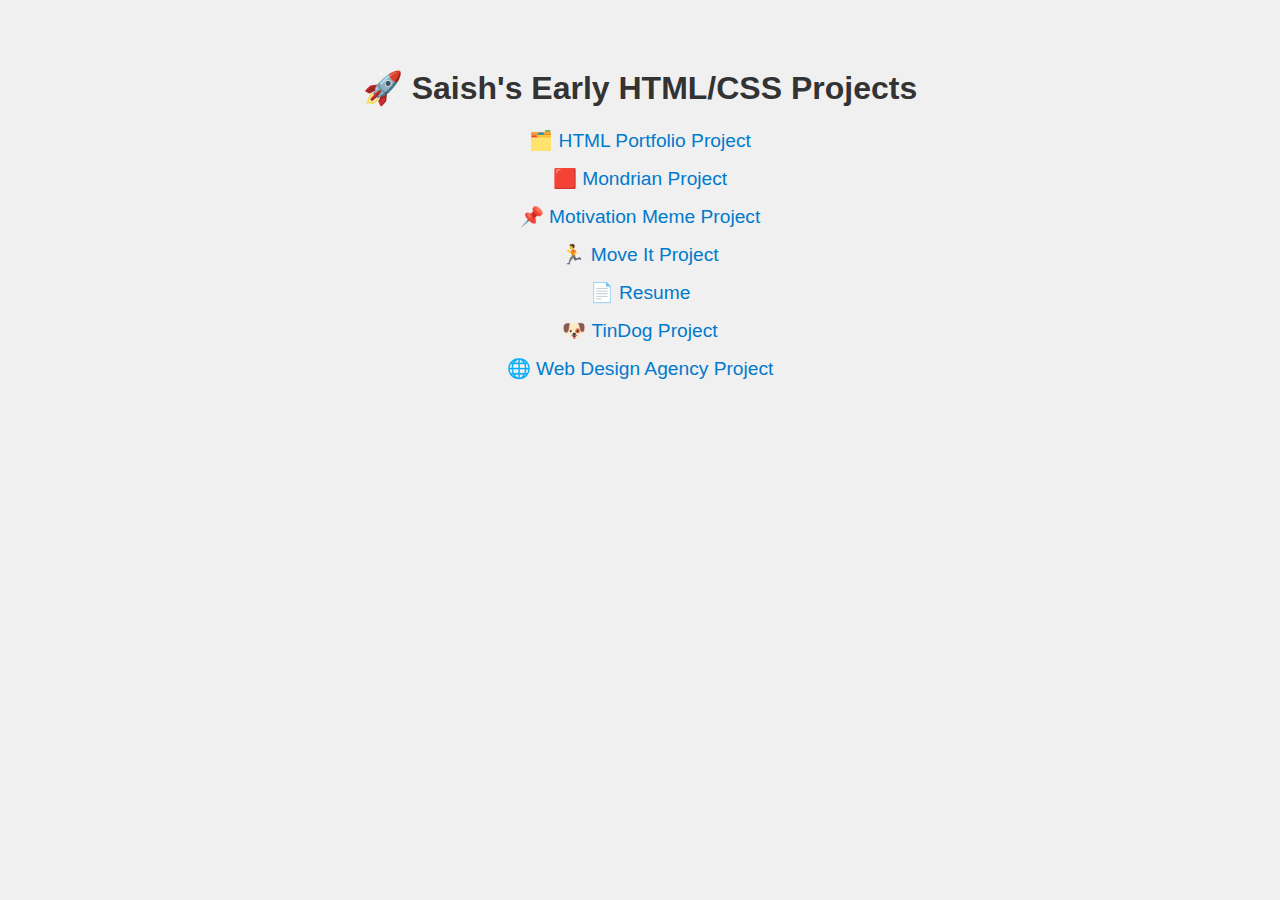
<file: index.html>
<!DOCTYPE html>
<html lang="en">
<head>
  <meta charset="UTF-8">
  <title>Saish's HTML/CSS Projects</title>
  <style>
    body {
      background-color: #f0f0f0;
      font-family: Arial, sans-serif;
      text-align: center;
      padding: 40px;
    }
    h1 {
      color: #333;
    }
    ul {
      list-style: none;
      padding: 0;
    }
    li {
      margin: 15px 0;
    }
    a {
      text-decoration: none;
      font-size: 1.2rem;
      color: #007acc;
    }
    a:hover {
      text-decoration: underline;
    }
  </style>
</head>
<body>
  <h1>🚀 Saish's Early HTML/CSS Projects</h1>
  <ul>
    <li><a href="HTML%20Porfolio%20Project/">🗂️ HTML Portfolio Project</a></li>
    <li><a href="Mondrian%20Project/">🟥 Mondrian Project</a></li>
    <li><a href="Motivation%20Meme%20Project/">📌 Motivation Meme Project</a></li>
    <li><a href="Move%20It%20Project/">🏃 Move It Project</a></li>
    <li><a href="Resume/">📄 Resume</a></li>
    <li><a href="TinDog%20Project/">🐶 TinDog Project</a></li>
    <li><a href="Web%20Design%20Agency%20Project/">🌐 Web Design Agency Project</a></li>
  </ul>
</body>
</html>
</file>
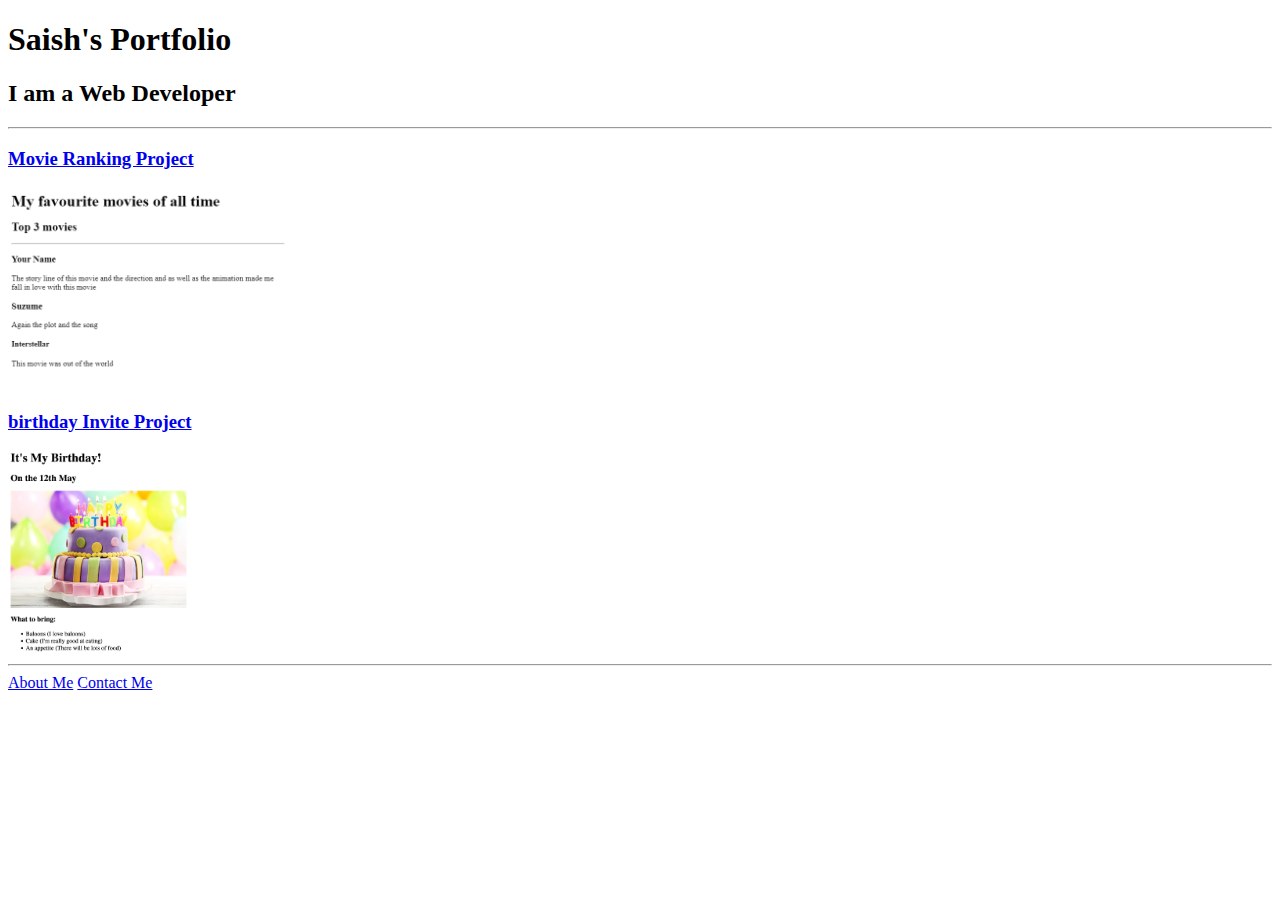
<file: HTML Porfolio Project/index.html>
<!DOCTYPE html>
<html lang="en">

<head>
    <meta charset="UTF-8">
    <meta name="viewport" content="width=device-width, initial-scale=1.0">
    <title>My Portfolio</title>
</head>

<body>
    <h1>Saish's Portfolio</h1>
    <h2>I am a Web Developer</h2>
    <hr />
    <h3><a href="./public/movie-ranking.html">Movie Ranking Project</a></h3>
    <img src="./assets/images/movie-ranking.png" alt="overview" height="200" />
    <h3><a href="./public/birthday-invite.html">birthday Invite Project</a></h3>
    <img src="./assets/images/birthday-invite.png" alt="overview" height="200" />
    <hr />
    <a href="./public/about.html">About Me</a> <a href="./public/contact.html">Contact Me</a>
</body>

</html>
</file>
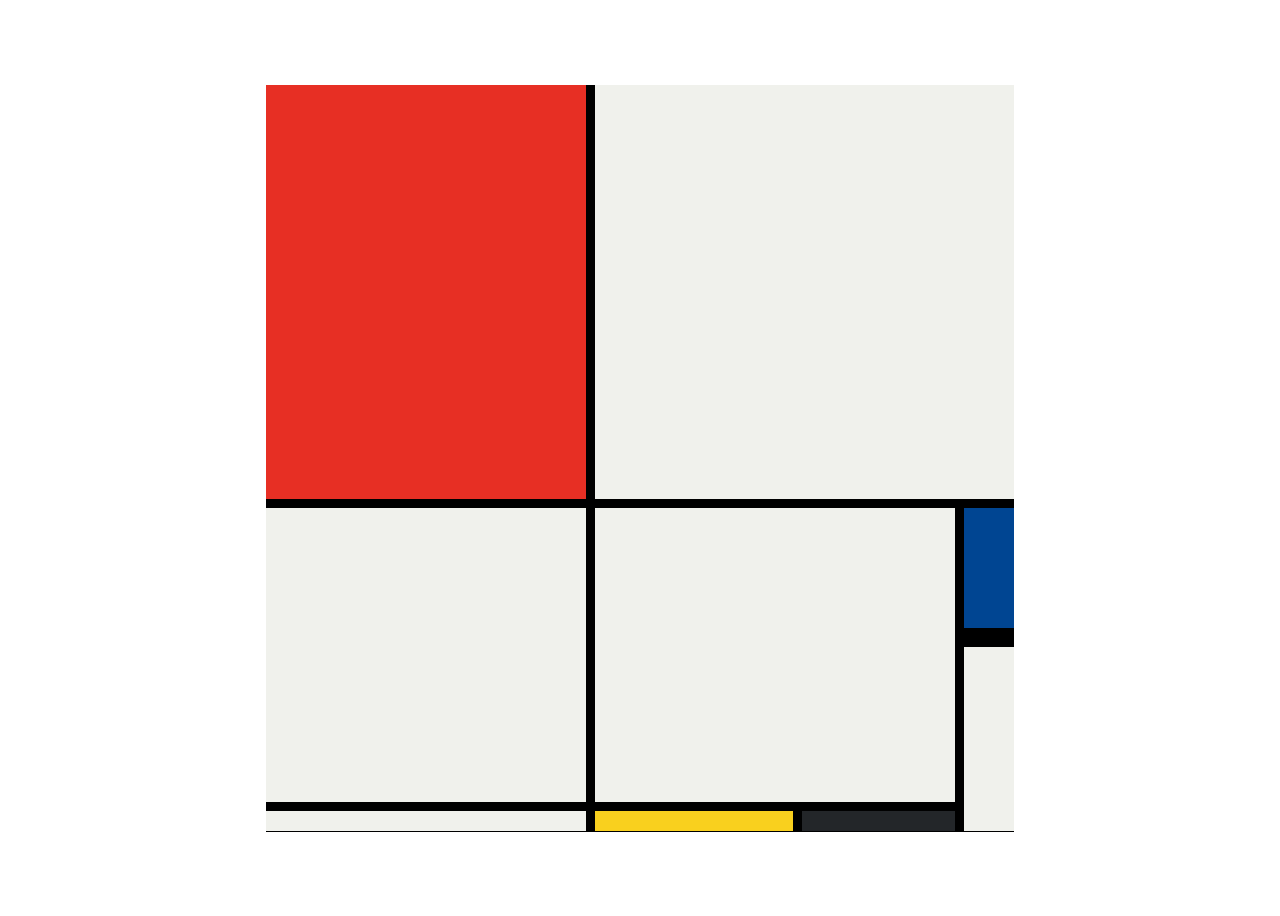
<file: Mondrian Project/index.html>
<!DOCTYPE html>
<html lang="en">

<head>
  <meta charset="UTF-8">
  <meta name="viewport" content="width=device-width, initial-scale=1.0">
  <title>Mondrian Project</title>
  <style>
    body{
      display: flex;
      justify-content: center;
      align-items: center;
      height: 100vh;
    }
    .container{
      display: grid;
      grid-template: 414px 130px 155px 20px/320px 198px 153px 50px;
      gap: 9px;
      background-color: black;
      width: 748px;
      height: 747px;
    }
    .red{
      background-color: #E72F24;
      grid-area: 1 / 1 / 2 / 2;
    }
    .white{
      background-color: #F0F1EC;
    }
    .blue{
      background-color: #004592;
      grid-area: 2 / 4 / 3 / 5;
      border-bottom: 10px solid black;
    }
    .yellow{
      background-color: #F9D01E;
      grid-area: 4 / 2 / 5 / 3;
    }
    .black{
      background-color: #232629;
      grid-area: 4 / 3 / 5 / 4;
    }
    .one{
      grid-area: 1 / 2 / 2 / 5;
    }
    .two{
      grid-area: 2 / 1 / 4 / 2;
    }
    .three{
      grid-area: 4 / 1 / 5 / 2;
    }
    .four{
      grid-area: 2 / 2 / 4 / 4;
    }
    .five{
      grid-area: 3 / 4 / 5 / 5;
    }
  </style>
</head>

<body>
  <div class="container">
    <div class="white one"></div>
    <div class="white two"></div>
    <div class="white three"></div>
    <div class="white four"></div>
    <div class="white five"></div>
    <div class="red"></div>
    <div class="blue"></div>
    <div class="yellow"></div>
    <div class="black"></div>
  </div>
</body>

</html>
</file>
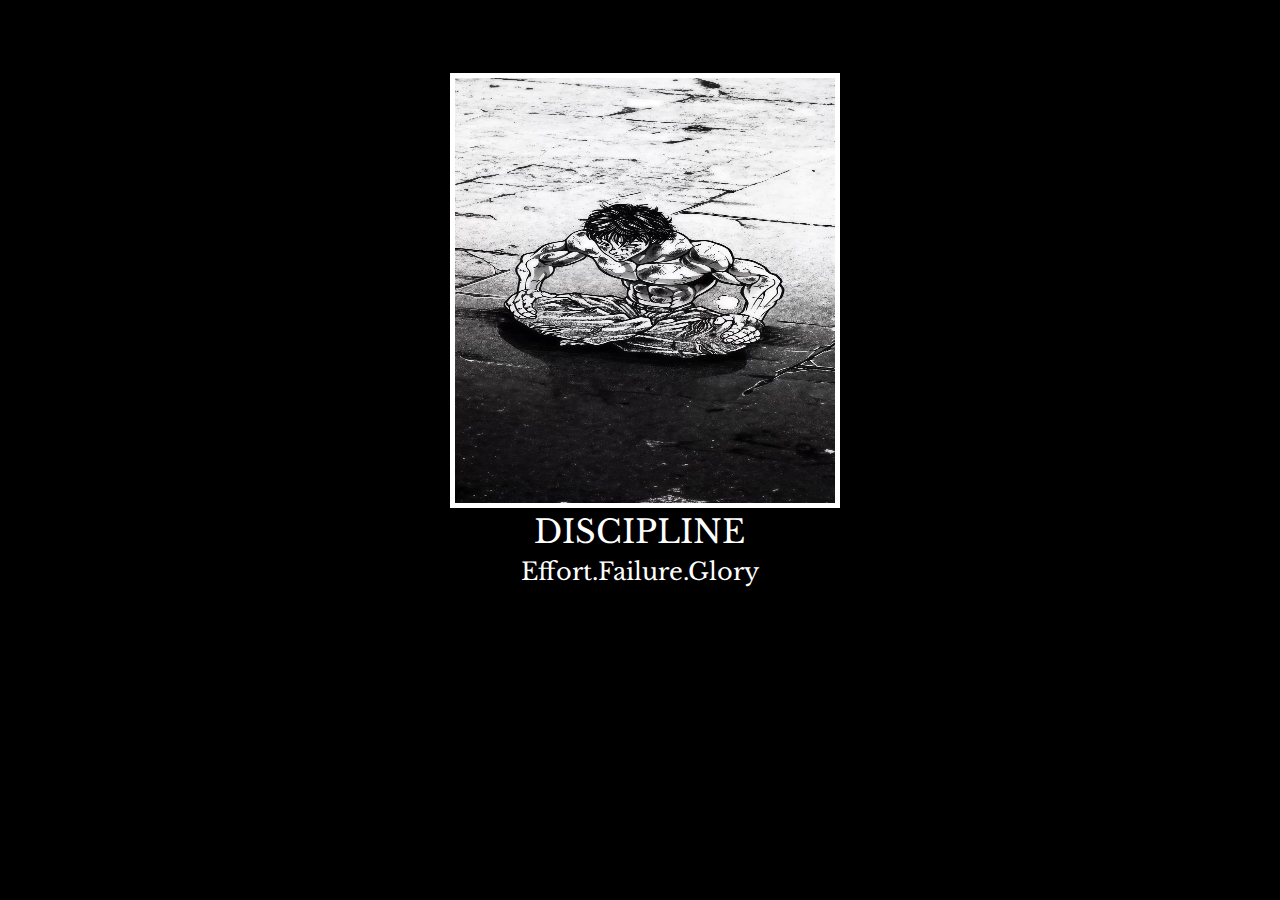
<file: Motivation Meme Project/index.html>
<!-- 
  TODO: Create a motivational post website.
Style it how ever you like. 
Look at the goal image for inspiration.
But it must have the following features:
1. The main h1 text should be using the Regular Libre Baskerville Font from Google Fonts:
  https://fonts.google.com/specimen/Libre+Baskerville
2. The text should be white and background black.
3. Add your own image into the images folder inside assets. It should have a 5px white border.
4. The text should be center aligned.
5. Create a div to contain the h1, p and img elements. Adjust the margins so that the image and text are centered on the page. 
  Hint: You horizontally center a div by giving it a width of 50% and a margin-left of 25%.
  Hint: Set the image to have a width of 100% so it fills the div. 
6. Read about the text-transform property on MDN docs to make the h1 uppercase with CSS.
  https://developer.mozilla.org/en-US/docs/Web/CSS/text-transform 
-->

<!DOCTYPE html>
<html lang="en">
<head>
  <meta charset="UTF-8">
  <meta name="viewport" content="width=device-width, initial-scale=1.0">
  <title>Motivational Post</title>
  <link rel="stylesheet" href="style.css">
  <link rel="preconnect" href="https://fonts.googleapis.com">
<link rel="preconnect" href="https://fonts.gstatic.com" crossorigin>
<link href="https://fonts.googleapis.com/css2?family=Libre+Baskerville:ital,wght@0,700;1,400&display=swap" rel="stylesheet">
</head>
<body>
  <div>
  <img src=".//assets/images/baki wd.jpg" alt="Baki">
  <h1 id="A">Discipline</h1>
  <h2>Effort.Failure.Glory</h2>
</div>
</body>
</html>
</file>
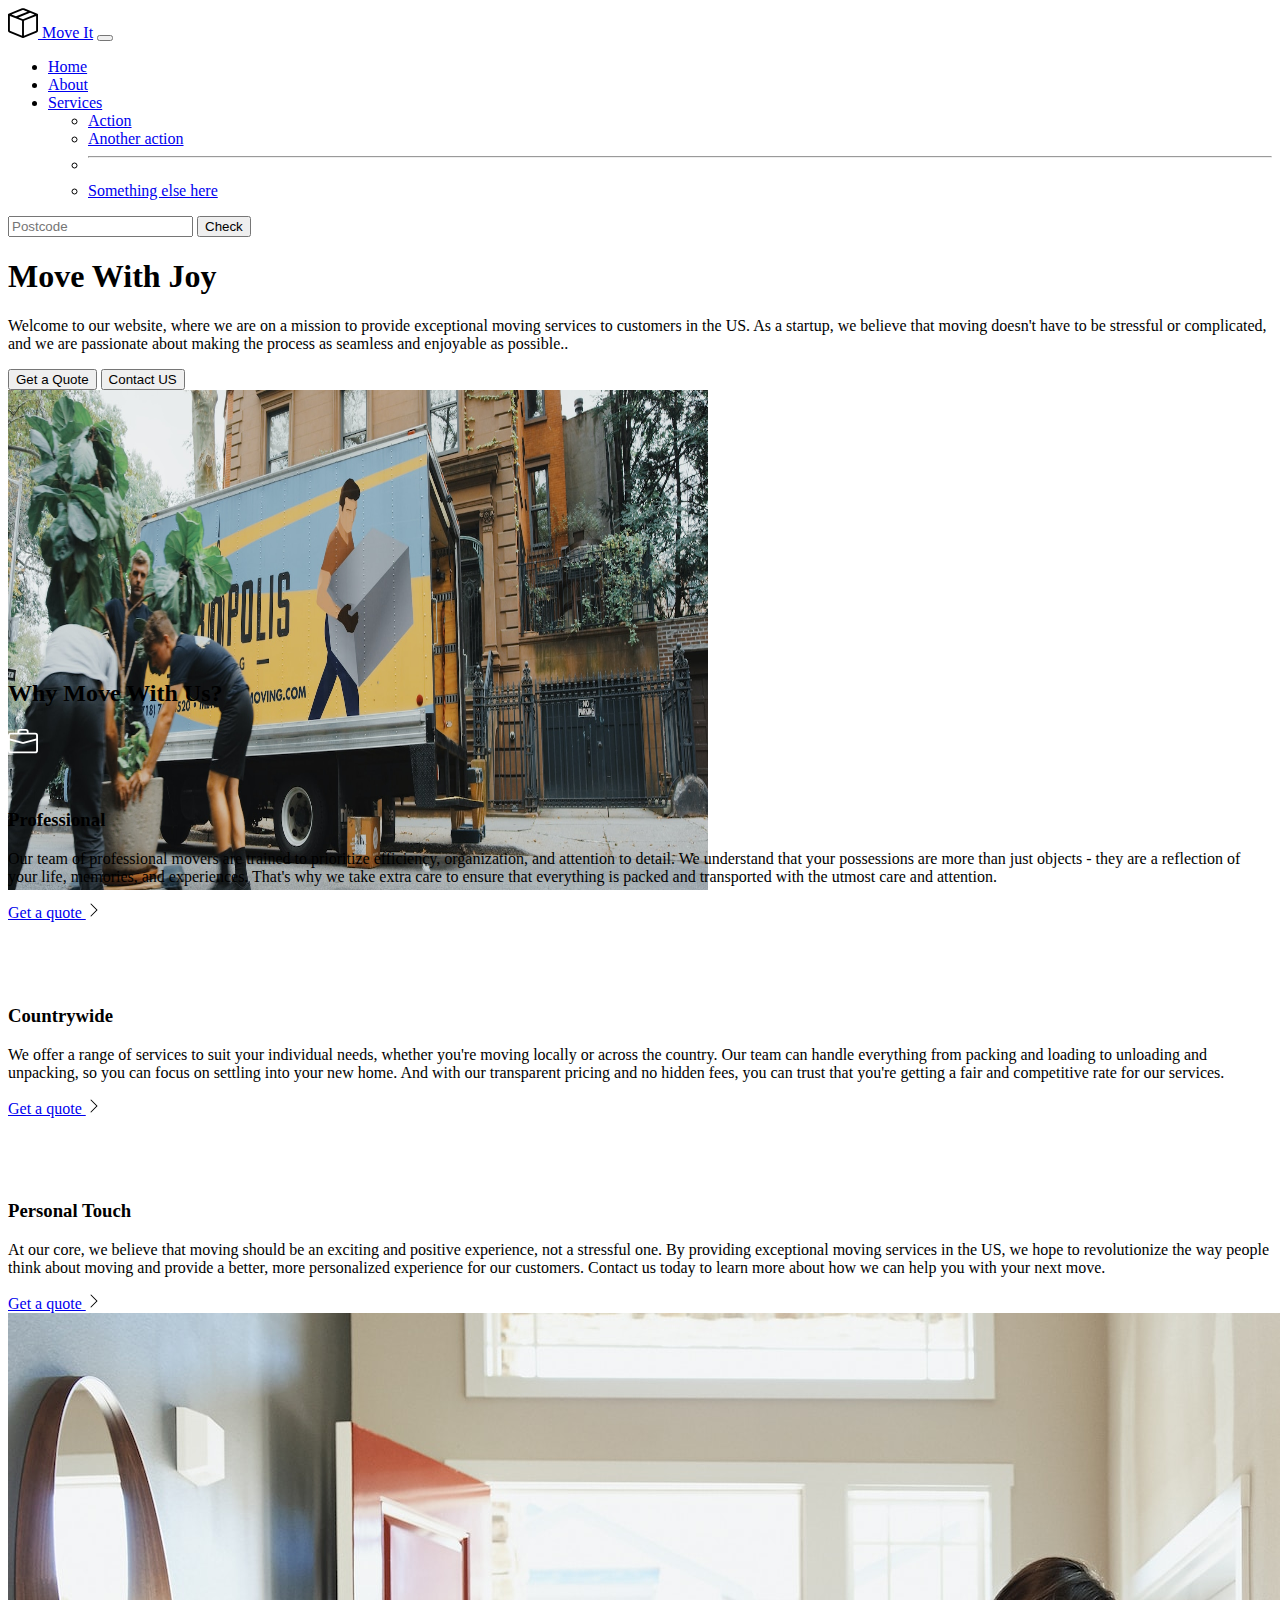
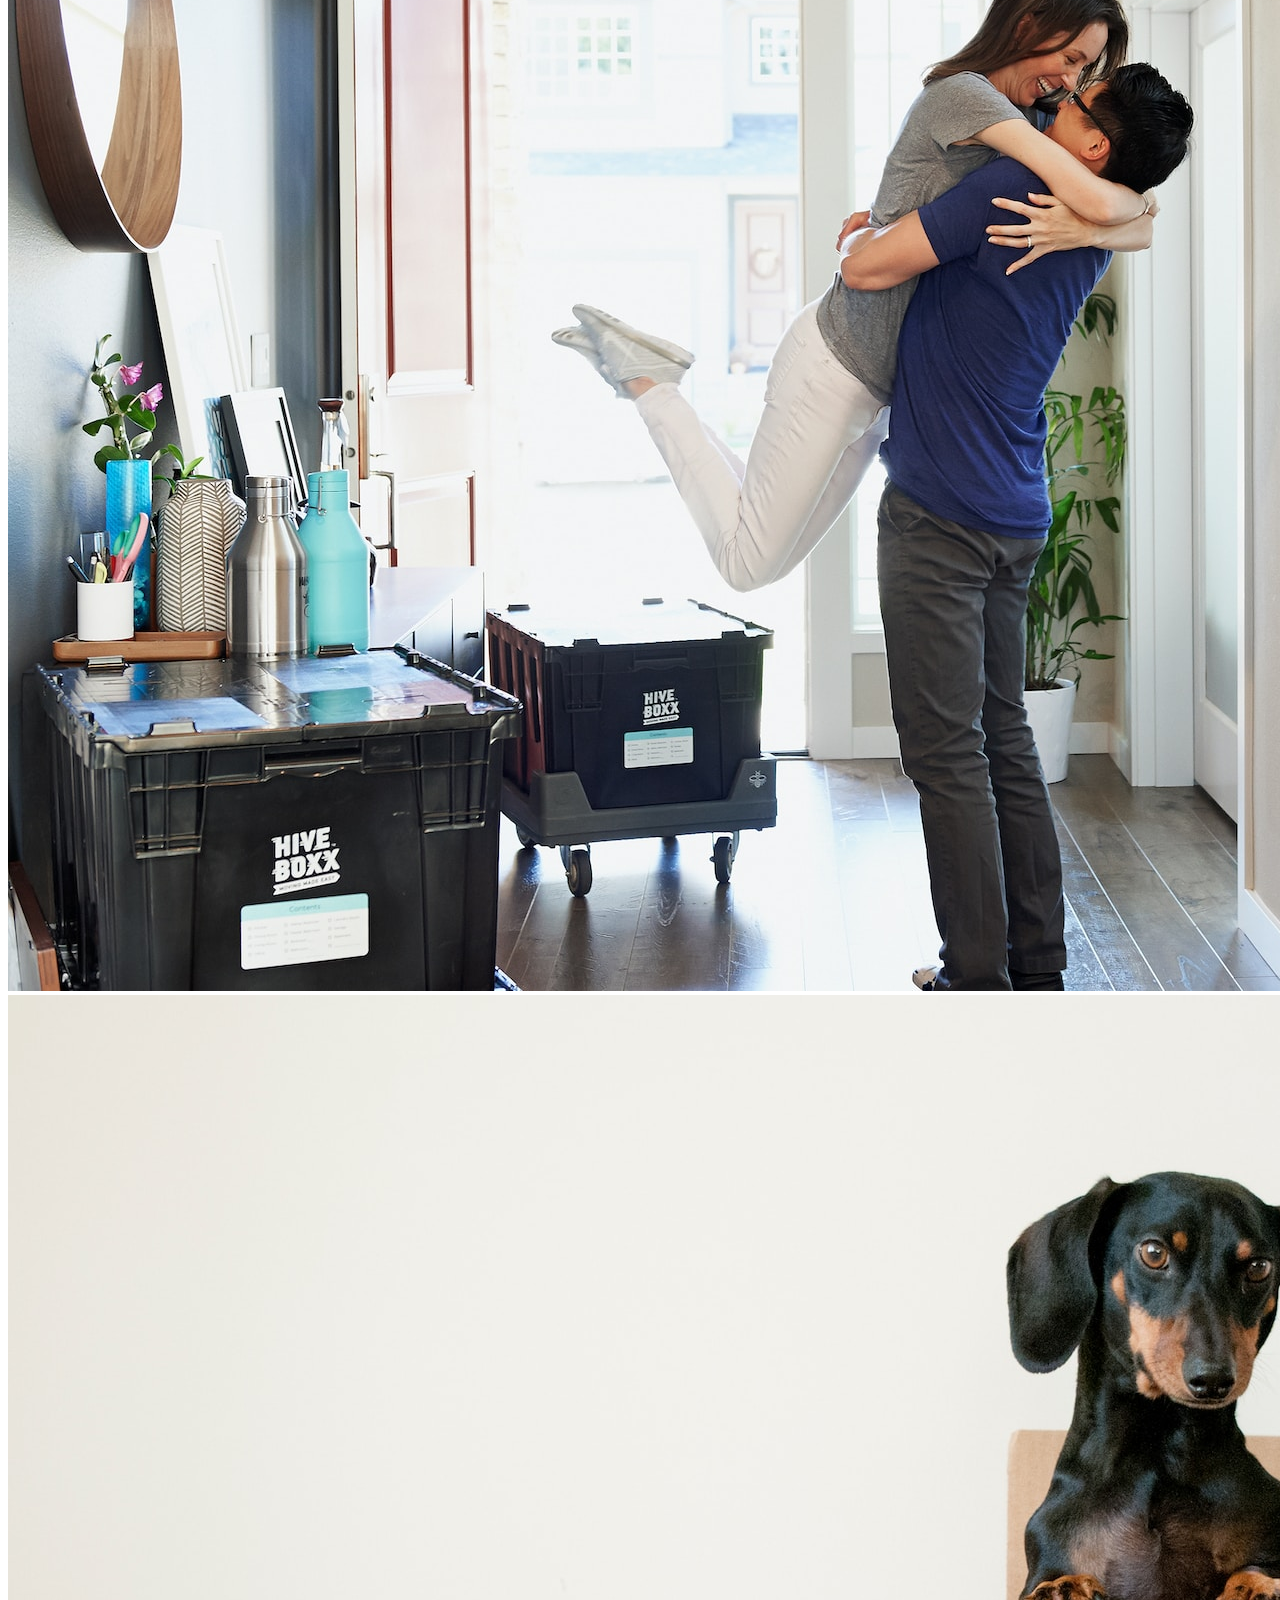
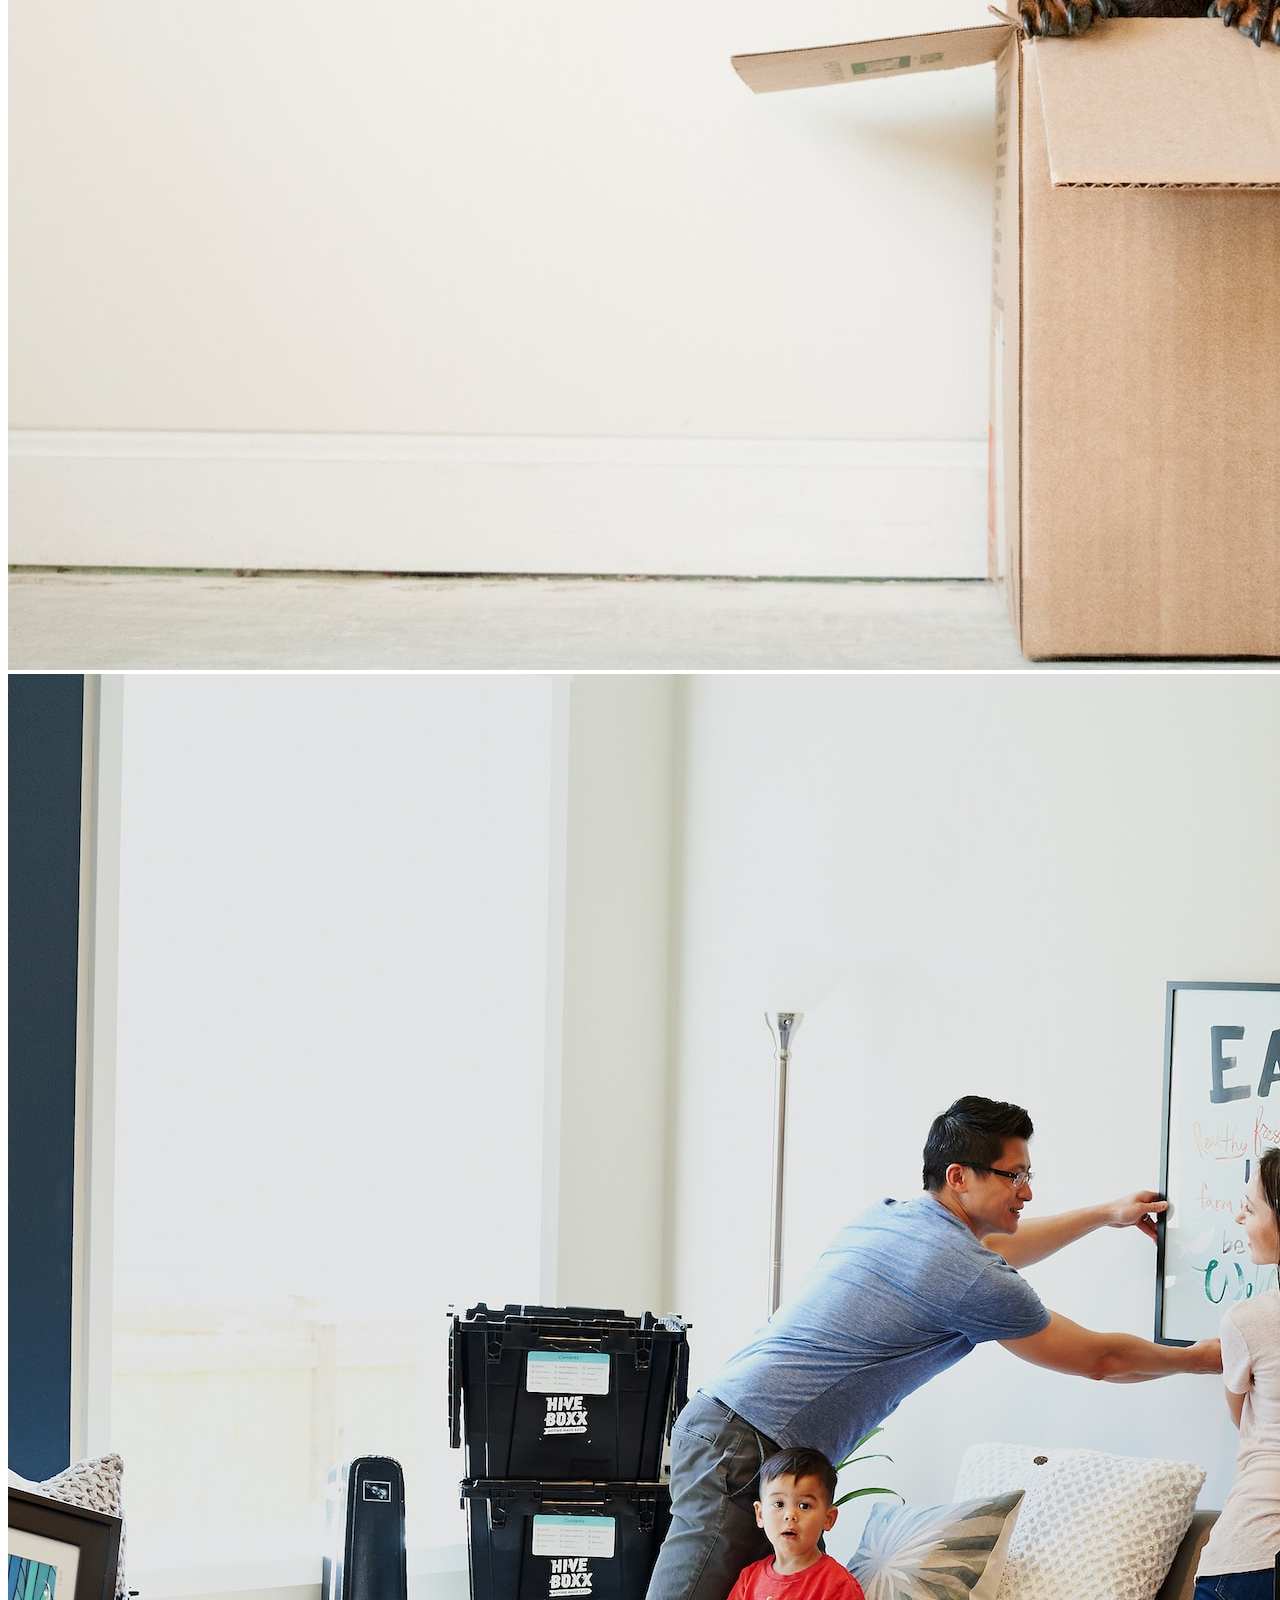
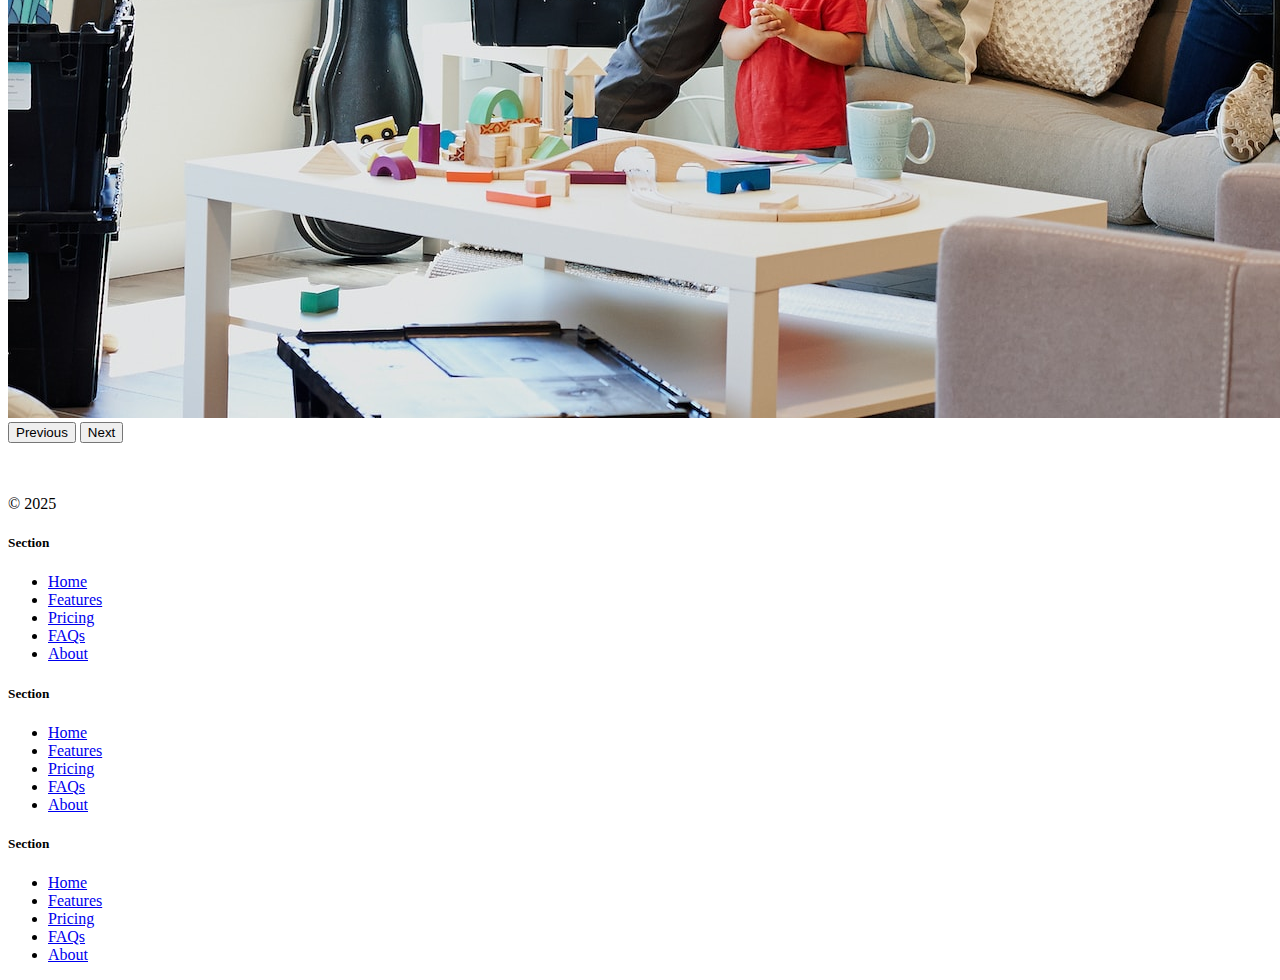
<file: Move It Project/index.html>
<!DOCTYPE html>
<html lang="en">

<head>
  <meta charset="UTF-8">
  <meta name="viewport" content="width=device-width, initial-scale=1.0">
  <title>Bootstrap Components</title>
  <link href="https://cdn.jsdelivr.net/npm/bootstrap@5.3.0-alpha2/dist/css/bootstrap.min.css" rel="stylesheet"
    integrity="sha384-aFq/bzH65dt+w6FI2ooMVUpc+21e0SRygnTpmBvdBgSdnuTN7QbdgL+OapgHtvPp" crossorigin="anonymous">
  <style>
    .feature-icon {
      width: 4rem;
      height: 4rem;
      border-radius: .75rem;
    }
  </style>
</head>

<body>
  <nav class="navbar navbar-expand-lg bg-body-tertiary">
    <div class="container-fluid">
      <a class="navbar-brand" href="#"><img src="./box-seam.svg" alt="Brand Logo" height="30px"> Move It</a>
      <button class="navbar-toggler" type="button" data-bs-toggle="collapse" data-bs-target="#navbarSupportedContent"
        aria-controls="navbarSupportedContent" aria-expanded="false" aria-label="Toggle navigation">
        <span class="navbar-toggler-icon"></span>
      </button>
      <div class="collapse navbar-collapse" id="navbarSupportedContent">
        <ul class="navbar-nav me-auto mb-2 mb-lg-0">
          <li class="nav-item">
            <a class="nav-link active" aria-current="page" href="#">Home</a>
          </li>
          <li class="nav-item">
            <a class="nav-link" href="#">About</a>
          </li>
          <li class="nav-item dropdown">
            <a class="nav-link dropdown-toggle" href="#" role="button" data-bs-toggle="dropdown" aria-expanded="false">
              Services
            </a>
            <ul class="dropdown-menu">
              <li><a class="dropdown-item" href="#">Action</a></li>
              <li><a class="dropdown-item" href="#">Another action</a></li>
              <li>
                <hr class="dropdown-divider">
              </li>
              <li><a class="dropdown-item" href="#">Something else here</a></li>
            </ul>
          </li>
        </ul>
        <form class="d-flex" role="search">
          <input class="form-control me-2" type="search" placeholder="Postcode" aria-label="Search" />
          <button class="btn btn-outline-success" type="submit">Check</button>
        </form>
      </div>
    </div>
  </nav>

  <div class="px-4 pt-5 my-5 text-center border-bottom">
    <h1 class="display-4 fw-bold text-body-emphasis">Move With Joy</h1>
    <div class="col-lg-6 mx-auto">
      <p class="lead mb-4">Welcome to our website, where we are on a mission to provide exceptional moving services to
        customers in the US. As a startup, we believe that moving doesn't have to be stressful or complicated, and we
        are passionate about making the process as seamless and enjoyable as possible..</p>
      <div class="d-grid gap-2 d-sm-flex justify-content-sm-center mb-5"> <button type="button"
          class="btn btn-primary btn-lg px-4 me-sm-3">Get a Quote</button> <button type="button"
          class="btn btn-outline-secondary btn-lg px-4">Contact US</button> </div>
    </div>
    <div class="overflow-hidden" style="max-height: 30vh;">
      <div class="container px-5"> <img src="./moving-van.jpg" class="img-fluid border rounded-3 shadow-lg mb-4"
          alt="Example image" width="700" height="500" loading="lazy"> </div>
    </div>
  </div>

  <div class="container px-4 py-5" id="featured-3">
    <h2 class="pb-2 border-bottom">Why Move With Us?</h2>
    <div class="row g-4 py-5 row-cols-1 row-cols-lg-3">
      <div class="feature col">
        <div
          class="feature-icon d-inline-flex align-items-center justify-content-center text-bg-primary bg-gradient fs-2 mb-3">
          <img src="./briefcase.svg" alt="briefcase" height="30px">
        </div>
        <h3 class="fs-2 text-body-emphasis">Professional</h3>
        <p>Our team of professional movers are trained to prioritize efficiency, organization, and attention to detail.
          We understand that your possessions are more than just objects - they are a reflection of your life, memories,
          and experiences. That's why we take extra care to ensure that everything is packed and transported with the
          utmost care and attention.</p>
        <a href="#" class="icon-link">Get a quote
          <img src="./chevron-right.svg" alt="chevron-right">
        </a>
      </div>
      <div class="feature col">
        <div
          class="feature-icon d-inline-flex align-items-center justify-content-center text-bg-primary bg-gradient fs-2 mb-3">
          <img src="./bus-front.svg" alt="bus front" height="30px">
        </div>
        <h3 class="fs-2 text-body-emphasis">Countrywide</h3>
        <p>We offer a range of services to suit your individual needs, whether you're moving locally or across the
          country. Our team can handle everything from packing and loading to unloading and unpacking, so you can focus
          on settling into your new home. And with our transparent pricing and no hidden fees, you can trust that you're
          getting a fair and competitive rate for our services.</p> <a href="#" class="icon-link">
          Get a quote
          <img src="./chevron-right.svg" alt="chevron-right">
        </a>
      </div>
      <div class="feature col">
        <div
          class="feature-icon d-inline-flex align-items-center justify-content-center text-bg-primary bg-gradient fs-2 mb-3">
          <img src="./chat-square-heart.svg" alt="square heart" height="30px">
        </div>
        <h3 class="fs-2 text-body-emphasis">Personal Touch</h3>
        <p>At our core, we believe that moving should be an exciting and positive experience, not a stressful one. By
          providing exceptional moving services in the US, we hope to revolutionize the way people think about moving
          and provide a better, more personalized experience for our customers. Contact us today to learn more about how
          we can help you with your next move.</p> <a href="#" class="icon-link">
          Get a quote

          <img src="./chevron-right.svg" alt="chevron-right">
        </a>
      </div>
    </div>
  </div>

  <div class="container">
    <div id="carouselExample" class="carousel slide">
      <div class="carousel-inner">
        <div class="carousel-item active">
          <img src="./couple.jpg" class="d-block w-100" alt="couple">
        </div>
        <div class="carousel-item">
          <img src="./dog.jpg" class="d-block w-100" alt="dog">
        </div>
        <div class="carousel-item">
          <img src="./family.jpg" class="d-block w-100" alt="family">
        </div>
      </div>
      <button class="carousel-control-prev" type="button" data-bs-target="#carouselExample" data-bs-slide="prev">
        <span class="carousel-control-prev-icon" aria-hidden="true"></span>
        <span class="visually-hidden">Previous</span>
      </button>
      <button class="carousel-control-next" type="button" data-bs-target="#carouselExample" data-bs-slide="next">
        <span class="carousel-control-next-icon" aria-hidden="true"></span>
        <span class="visually-hidden">Next</span>
      </button>
    </div>
  </div>

  <div class="container">
    <footer class="row row-cols-1 row-cols-sm-2 row-cols-md-5 py-5 my-5 border-top">
      <div class="col mb-3"> <a href="/" class="d-flex align-items-center mb-3 link-body-emphasis text-decoration-none"
          aria-label="Bootstrap"> <svg class="bi me-2" width="40" height="32" aria-hidden="true">
            <use xlink:href="#bootstrap"></use>
          </svg> </a>
        <p class="text-body-secondary">© 2025</p>
      </div>
      <div class="col mb-3"></div>
      <div class="col mb-3">
        <h5>Section</h5>
        <ul class="nav flex-column">
          <li class="nav-item mb-2"><a href="#" class="nav-link p-0 text-body-secondary">Home</a></li>
          <li class="nav-item mb-2"><a href="#" class="nav-link p-0 text-body-secondary">Features</a></li>
          <li class="nav-item mb-2"><a href="#" class="nav-link p-0 text-body-secondary">Pricing</a></li>
          <li class="nav-item mb-2"><a href="#" class="nav-link p-0 text-body-secondary">FAQs</a></li>
          <li class="nav-item mb-2"><a href="#" class="nav-link p-0 text-body-secondary">About</a></li>
        </ul>
      </div>
      <div class="col mb-3">
        <h5>Section</h5>
        <ul class="nav flex-column">
          <li class="nav-item mb-2"><a href="#" class="nav-link p-0 text-body-secondary">Home</a></li>
          <li class="nav-item mb-2"><a href="#" class="nav-link p-0 text-body-secondary">Features</a></li>
          <li class="nav-item mb-2"><a href="#" class="nav-link p-0 text-body-secondary">Pricing</a></li>
          <li class="nav-item mb-2"><a href="#" class="nav-link p-0 text-body-secondary">FAQs</a></li>
          <li class="nav-item mb-2"><a href="#" class="nav-link p-0 text-body-secondary">About</a></li>
        </ul>
      </div>
      <div class="col mb-3">
        <h5>Section</h5>
        <ul class="nav flex-column">
          <li class="nav-item mb-2"><a href="#" class="nav-link p-0 text-body-secondary">Home</a></li>
          <li class="nav-item mb-2"><a href="#" class="nav-link p-0 text-body-secondary">Features</a></li>
          <li class="nav-item mb-2"><a href="#" class="nav-link p-0 text-body-secondary">Pricing</a></li>
          <li class="nav-item mb-2"><a href="#" class="nav-link p-0 text-body-secondary">FAQs</a></li>
          <li class="nav-item mb-2"><a href="#" class="nav-link p-0 text-body-secondary">About</a></li>
        </ul>
      </div>
    </footer>
  </div>

  <script src="https://cdn.jsdelivr.net/npm/bootstrap@5.3.6/dist/js/bootstrap.bundle.min.js"
    integrity="sha384-j1CDi7MgGQ12Z7Qab0qlWQ/Qqz24Gc6BM0thvEMVjHnfYGF0rmFCozFSxQBxwHKO"
    crossorigin="anonymous"></script>


</body>

</html>
</file>
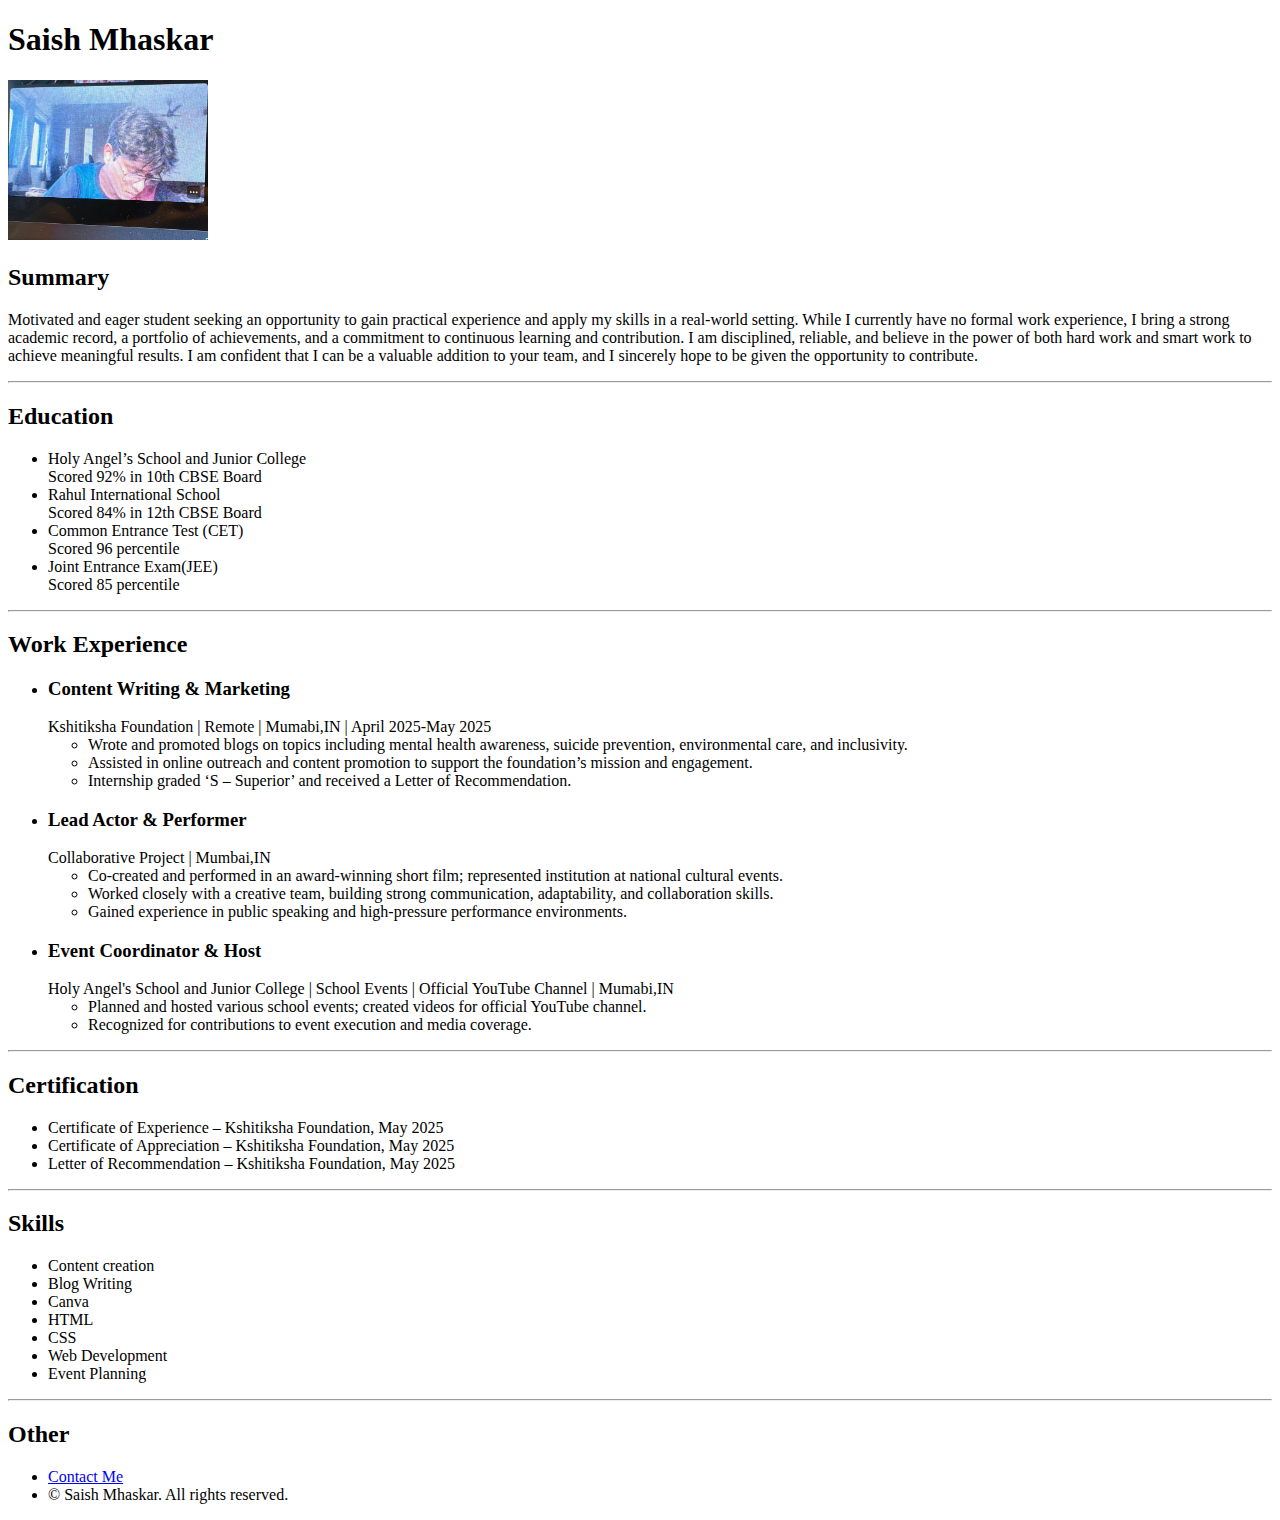
<file: Resume/index.html>
<!DOCTYPE html>
<html lang="en">

<head>
    <meta charset="UTF-8">
    <meta name="viewport" content="width=device-width, initial-scale=1.0">
    <title>My Resume</title>
    <link rel="stylesheet" href="style.css">
</head>

<body>
    <h1>Saish Mhaskar</h1>
    <img src="./assets/saish.jpg" alt="My Image">
    <h2>Summary</h2>
    <p>Motivated and eager student seeking an opportunity to gain practical experience and apply my skills in a
        real-world
        setting. While I currently have no formal work experience, I bring a strong academic record, a portfolio of
        achievements,
        and a commitment to continuous learning and contribution. I am disciplined, reliable, and believe in the power
        of both
        hard work and smart work to achieve meaningful results. I am confident that I can be a valuable addition to your
        team,
        and I sincerely hope to be given the opportunity to contribute.</p>
    <hr />
    <h2>Education</h2>
    <ul>
        <li>
            Holy Angel’s School and Junior College <br />
            Scored 92% in 10th CBSE Board
        </li>
        <li>
            Rahul International School <br />
            Scored 84% in 12th CBSE Board
        </li>
        <li>
            Common Entrance Test (CET) <br />
            Scored 96 percentile
        </li>
        <li>
            Joint Entrance Exam(JEE) <br />
            Scored 85 percentile
        </li>
    </ul>
    <hr />
    <h2>Work Experience</h2>
    <ul>
        <li>
            <h3 id="B">Content Writing & Marketing</h3> <br />
            <p id="B1">Kshitiksha Foundation | Remote | Mumabi,IN | April 2025-May 2025</p>
            <ul>
                <li>
                    Wrote and promoted blogs on topics including mental health awareness, suicide prevention, environmental care, and inclusivity.
                </li>
                <li>
                    Assisted in online outreach and content promotion to support the foundation’s mission and engagement.
                </li>
                <li>
                    Internship graded ‘S – Superior’ and received a Letter of Recommendation.
                </li>
            </ul>
        </li>
        <li>
            <h3 id="B">Lead Actor & Performer</h3> <br />
            <p id="B1">Collaborative Project | Mumbai,IN</p>
            <ul>
                <li>
                    Co-created and performed in an award-winning short film; represented institution at national
                    cultural events.
                </li>
                <li>
                    Worked closely with a creative team, building strong communication, adaptability, and collaboration
                    skills.
                </li>
                <li>
                    Gained experience in public speaking and high-pressure performance environments.
                </li>
            </ul>
        </li>
        <li>
            <h3 id="B">Event Coordinator & Host</h3> <br />
            <p id="B1">Holy Angel's School and Junior College | School Events | Official YouTube Channel | Mumabi,IN</p>
            <ul>
                <li>
                    Planned and hosted various school events; created videos for official YouTube channel.
                </li>
                <li>
                    Recognized for contributions to event execution and media coverage.
                </li>
            </ul>
        </li>
    </ul>
    <hr />
    <h2>Certification</h2>
    <ul>
        <li>Certificate of Experience – Kshitiksha Foundation, May 2025</li>
        <li>Certificate of Appreciation – Kshitiksha Foundation, May 2025</li>
        <li>Letter of Recommendation – Kshitiksha Foundation, May 2025</li>
    </ul>
    <hr />
    <h2>Skills</h2>
    <ul>
        <li>Content creation</li>
        <li>Blog Writing</li>
        <li>Canva</li>
        <li>HTML</li>
        <li>CSS</li>
        <li>Web Development</li>
        <li>Event Planning</li>
    </ul>
    <hr />
    <h2>Other</h2>
    <ul>
        <li><a href="./about.html">Contact Me</a></li>
        <li>© Saish Mhaskar. All rights reserved.</li>
    </ul>
</body>

</html>
</file>
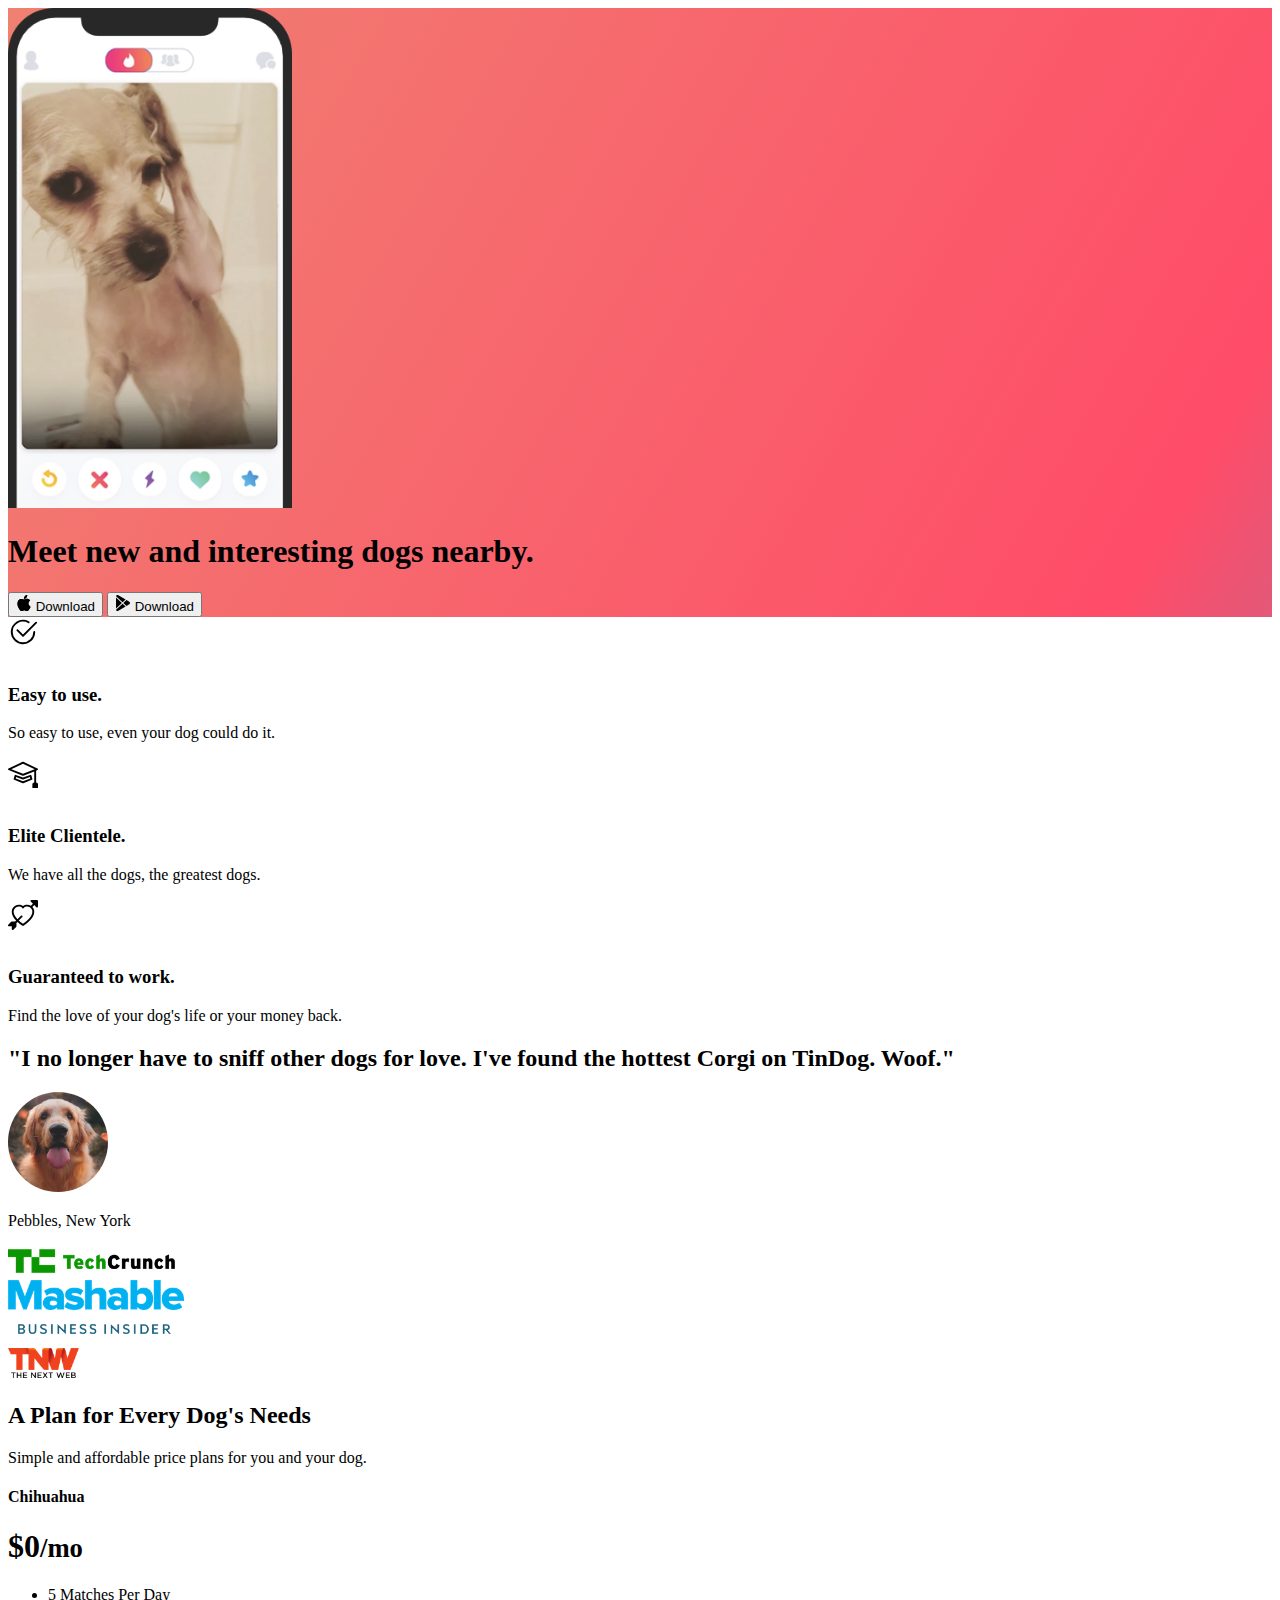
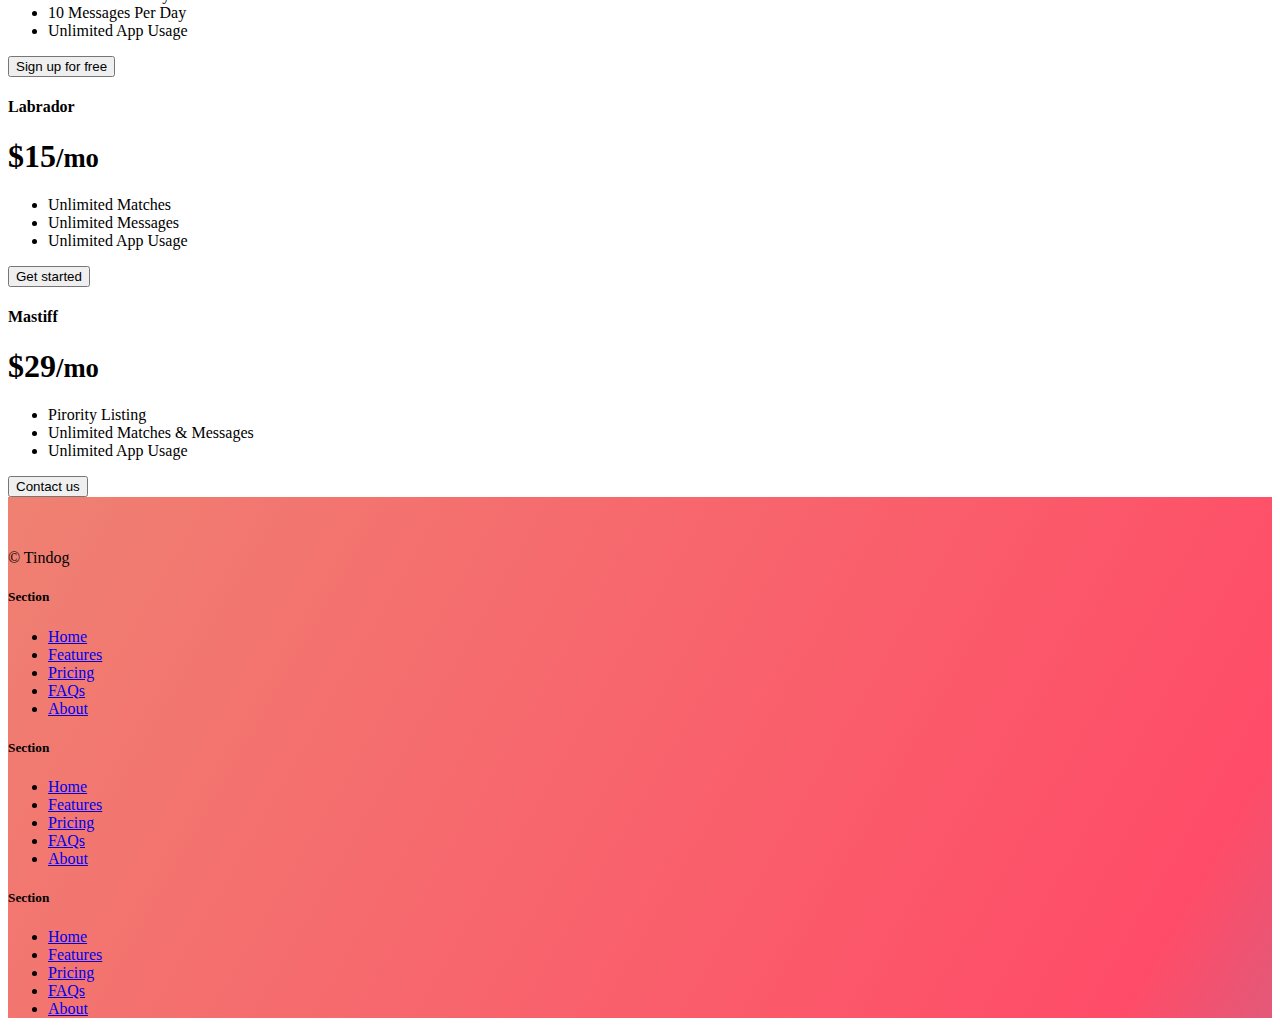
<file: TinDog Project/index.html>
<!DOCTYPE html>
<html lang="en">

<head>
  <meta charset="UTF-8">
  <meta name="viewport" content="width=device-width, initial-scale=1.0">
  <title>TinDog</title>
  <link rel="stylesheet" href="./css/style.css">
  <link href="https://cdn.jsdelivr.net/npm/bootstrap@5.3.6/dist/css/bootstrap.min.css" rel="stylesheet"
    integrity="sha384-4Q6Gf2aSP4eDXB8Miphtr37CMZZQ5oXLH2yaXMJ2w8e2ZtHTl7GptT4jmndRuHDT" crossorigin="anonymous">
</head>

<body>

  <!-- Title -->
  <section class="gradient-background" id="title">

    <div class="container col-xxl-8 px-4 pt-5">
      <div class="row flex-lg-row-reverse align-items-center g-5 pt-5">
        <div class="col-10 col-sm-8 col-lg-6"> <img src="./images/iphone.png" class="d-block mx-lg-auto img-fluid"
            alt="Bootstrap Themes" height="500" loading="lazy"> </div>
        <div class="col-lg-6">
          <h1 class="display-5 fw-bold text-body-emphasis lh-1 mb-3">Meet new and interesting dogs nearby.</h1>
          <div class="d-grid gap-2 d-md-flex justify-content-md-start"> <button type="button"
              class="btn btn-light btn-lg px-4 me-md-2"><svg xmlns="http://www.w3.org/2000/svg" width="16" height="16"
                fill="currentColor" class="bi bi-apple mb-1" viewBox="0 0 16 16">
                <path
                  d="M11.182.008C11.148-.03 9.923.023 8.857 1.18c-1.066 1.156-.902 2.482-.878 2.516.024.034 1.52.087 2.475-1.258.955-1.345.762-2.391.728-2.43Zm3.314 11.733c-.048-.096-2.325-1.234-2.113-3.422.212-2.189 1.675-2.789 1.698-2.854.023-.065-.597-.79-1.254-1.157a3.692 3.692 0 0 0-1.563-.434c-.108-.003-.483-.095-1.254.116-.508.139-1.653.589-1.968.607-.316.018-1.256-.522-2.267-.665-.647-.125-1.333.131-1.824.328-.49.196-1.422.754-2.074 2.237-.652 1.482-.311 3.83-.067 4.56.244.729.625 1.924 1.273 2.796.576.984 1.34 1.667 1.659 1.899.319.232 1.219.386 1.843.067.502-.308 1.408-.485 1.766-.472.357.013 1.061.154 1.782.539.571.197 1.111.115 1.652-.105.541-.221 1.324-1.059 2.238-2.758.347-.79.505-1.217.473-1.282Z" />
                <path
                  d="M11.182.008C11.148-.03 9.923.023 8.857 1.18c-1.066 1.156-.902 2.482-.878 2.516.024.034 1.52.087 2.475-1.258.955-1.345.762-2.391.728-2.43Zm3.314 11.733c-.048-.096-2.325-1.234-2.113-3.422.212-2.189 1.675-2.789 1.698-2.854.023-.065-.597-.79-1.254-1.157a3.692 3.692 0 0 0-1.563-.434c-.108-.003-.483-.095-1.254.116-.508.139-1.653.589-1.968.607-.316.018-1.256-.522-2.267-.665-.647-.125-1.333.131-1.824.328-.49.196-1.422.754-2.074 2.237-.652 1.482-.311 3.83-.067 4.56.244.729.625 1.924 1.273 2.796.576.984 1.34 1.667 1.659 1.899.319.232 1.219.386 1.843.067.502-.308 1.408-.485 1.766-.472.357.013 1.061.154 1.782.539.571.197 1.111.115 1.652-.105.541-.221 1.324-1.059 2.238-2.758.347-.79.505-1.217.473-1.282Z" />
              </svg> Download</button> <button type="button" class="btn btn-outline-light btn-lg px-4"><svg
                xmlns="http://www.w3.org/2000/svg" width="16" height="16" fill="currentColor"
                class="bi bi-google-play mb-1" viewBox="0 0 16 16">
                <path
                  d="M14.222 9.374c1.037-.61 1.037-2.137 0-2.748L11.528 5.04 8.32 8l3.207 2.96 2.694-1.586Zm-3.595 2.116L7.583 8.68 1.03 14.73c.201 1.029 1.36 1.61 2.303 1.055l7.294-4.295ZM1 13.396V2.603L6.846 8 1 13.396ZM1.03 1.27l6.553 6.05 3.044-2.81L3.333.215C2.39-.341 1.231.24 1.03 1.27Z" />
              </svg> Download
            </button> </div>
        </div>
      </div>
    </div>
  </section>
  <!-- Features -->
  <section id="features">

    <div class="container px-4 mt-5" id="hanging-icons">
      <div class="row g-4 py-5 row-cols-1 row-cols-lg-3">
        <div class="col d-flex align-items-start">
          <div
            class="icon-square text-body-emphasis bg-body-secondary d-inline-flex align-items-center justify-content-center fs-4 flex-shrink-0 me-3">
            <svg xmlns="http://www.w3.org/2000/svg" height="30" fill="currentColor" class="bi bi-check2-circle"
              viewBox="0 0 16 16">
              <path
                d="M2.5 8a5.5 5.5 0 0 1 8.25-4.764.5.5 0 0 0 .5-.866A6.5 6.5 0 1 0 14.5 8a.5.5 0 0 0-1 0 5.5 5.5 0 1 1-11 0z" />
              <path
                d="M15.354 3.354a.5.5 0 0 0-.708-.708L8 9.293 5.354 6.646a.5.5 0 1 0-.708.708l3 3a.5.5 0 0 0 .708 0l7-7z" />
            </svg>
          </div>
          <div>
            <h3 class="fs-2 text-body-emphasis">Easy to use.</h3>
            <p>So easy to use, even your dog could do it.</p>
          </div>
        </div>
        <div class="col d-flex align-items-start">
          <div
            class="icon-square text-body-emphasis bg-body-secondary d-inline-flex align-items-center justify-content-center fs-4 flex-shrink-0 me-3">
            <svg xmlns="http://www.w3.org/2000/svg" height="30" fill="currentColor" class="bi bi-mortarboard"
              viewBox="0 0 16 16">
              <path
                d="M8.211 2.047a.5.5 0 0 0-.422 0l-7.5 3.5a.5.5 0 0 0 .025.917l7.5 3a.5.5 0 0 0 .372 0L14 7.14V13a1 1 0 0 0-1 1v2h3v-2a1 1 0 0 0-1-1V6.739l.686-.275a.5.5 0 0 0 .025-.917l-7.5-3.5ZM8 8.46 1.758 5.965 8 3.052l6.242 2.913L8 8.46Z" />
              <path
                d="M4.176 9.032a.5.5 0 0 0-.656.327l-.5 1.7a.5.5 0 0 0 .294.605l4.5 1.8a.5.5 0 0 0 .372 0l4.5-1.8a.5.5 0 0 0 .294-.605l-.5-1.7a.5.5 0 0 0-.656-.327L8 10.466 4.176 9.032Zm-.068 1.873.22-.748 3.496 1.311a.5.5 0 0 0 .352 0l3.496-1.311.22.748L8 12.46l-3.892-1.556Z" />
            </svg>
          </div>
          <div>
            <h3 class="fs-2 text-body-emphasis">Elite Clientele.</h3>
            <p>We have all the dogs, the greatest dogs.</p>
          </div>
        </div>
        <div class="col d-flex align-items-start">
          <div
            class="icon-square text-body-emphasis bg-body-secondary d-inline-flex align-items-center justify-content-center fs-4 flex-shrink-0 me-3">
            <svg xmlns="http://www.w3.org/2000/svg" height="30" fill="currentColor" class="bi bi-arrow-through-heart"
              viewBox="0 0 16 16">
              <path fill-rule="evenodd"
                d="M2.854 15.854A.5.5 0 0 1 2 15.5V14H.5a.5.5 0 0 1-.354-.854l1.5-1.5A.5.5 0 0 1 2 11.5h1.793l.53-.53c-.771-.802-1.328-1.58-1.704-2.32-.798-1.575-.775-2.996-.213-4.092C3.426 2.565 6.18 1.809 8 3.233c1.25-.98 2.944-.928 4.212-.152L13.292 2 12.147.854A.5.5 0 0 1 12.5 0h3a.5.5 0 0 1 .5.5v3a.5.5 0 0 1-.854.354L14 2.707l-1.006 1.006c.236.248.44.531.6.845.562 1.096.585 2.517-.213 4.092-.793 1.563-2.395 3.288-5.105 5.08L8 13.912l-.276-.182a21.86 21.86 0 0 1-2.685-2.062l-.539.54V14a.5.5 0 0 1-.146.354l-1.5 1.5Zm2.893-4.894A20.419 20.419 0 0 0 8 12.71c2.456-1.666 3.827-3.207 4.489-4.512.679-1.34.607-2.42.215-3.185-.817-1.595-3.087-2.054-4.346-.761L8 4.62l-.358-.368c-1.259-1.293-3.53-.834-4.346.761-.392.766-.464 1.845.215 3.185.323.636.815 1.33 1.519 2.065l1.866-1.867a.5.5 0 1 1 .708.708L5.747 10.96Z" />
            </svg>
          </div>
          <div>
            <h3 class="fs-2 text-body-emphasis">Guaranteed to work.</h3>
            <p>Find the love of your dog's life or your money back.</p>
          </div>
        </div>
      </div>
    </div>

  </section>
  <!-- Testimonial -->
  <section id="testimonial">

    <div class="my-5">
      <div class="p-5 text-center bg-body-tertiary">
        <div class="container py-5">
          <h2 class="text-body-emphasis">"I no longer have to sniff other dogs for love. I've found the hottest Corgi on
            TinDog. Woof."</h2>
          <img src="./images/dog-img.jpg" alt="dog" class="profile-img mt-5 mb-2">
          <p class="col-lg-8 mx-auto lead">
            Pebbles, New York
          </p>
          <div class="container">
            <div class="row">
              <div class="col-lg-3 col-sm-12"> <img src="./images/techcrunch.png" alt="techcrunch" height="30px"></div>
              <div class="col-lg-3 col-sm-12"><img src="./images/mashable.png" alt="mashable" height="30px"></div>
              <div class="col-lg-3 col-sm-12"><img src="./images/bizinsider.png" alt="bizinsider" height="30px"></div>
              <div class="col-lg-3 col-sm-12"><img src="./images/tnw.png" alt="tnw" height="30px"></div>

            </div>
          </div>
        </div>
      </div>
    </div>

  </section>
  <!-- Pricing -->
  <section id="pricing">
    <div class="container">
      <div class="pricing-header p-3 pb-md-4 mx-auto text-center">
        <h2 class="display-4 fw-normal text-body-emphasis">A Plan for Every Dog's Needs</h2>
        <p class="fs-5 text-body-secondary">Simple and affordable price plans for you and your dog.</p>
      </div>

      <div class="row row-cols-1 row-cols-md-3 mb-3 text-center">
        <div class="col">
          <div class="card mb-4 rounded-3 shadow-sm">
            <div class="card-header py-3">
              <h4 class="my-0 fw-normal">Chihuahua</h4>
            </div>
            <div class="card-body">
              <h1 class="card-title pricing-card-title">$0<small class="text-body-secondary fw-light">/mo</small></h1>
              <ul class="list-unstyled mt-3 mb-4">
                <li>5 Matches Per Day</li>
                <li>10 Messages Per Day</li>
                <li>Unlimited App Usage</li>
              </ul> <button type="button" class="w-100 btn btn-lg btn-outline-dark">Sign up for free</button>
            </div>
          </div>
        </div>
        <div class="col">
          <div class="card mb-4 rounded-3 shadow-sm">
            <div class="card-header py-3">
              <h4 class="my-0 fw-normal">Labrador</h4>
            </div>
            <div class="card-body">
              <h1 class="card-title pricing-card-title">$15<small class="text-body-secondary fw-light">/mo</small></h1>
              <ul class="list-unstyled mt-3 mb-4">
                <li>Unlimited Matches</li>
                <li>Unlimited Messages</li>
                <li>Unlimited App Usage</li>
              </ul> <button type="button" class="w-100 btn btn-dark btn-primary">Get started</button>
            </div>
          </div>
        </div>
        <div class="col">
          <div class="card mb-4 rounded-3 shadow-sm border-black">
            <div class="card-header py-3 text-bg-dark border-dark">
              <h4 class="my-0 fw-normal">Mastiff</h4>
            </div>
            <div class="card-body">
              <h1 class="card-title pricing-card-title">$29<small class="text-body-secondary fw-light">/mo</small></h1>
              <ul class="list-unstyled mt-3 mb-4">
                <li>Pirority Listing</li>
                <li>Unlimited Matches & Messages</li>
                <li>Unlimited App Usage</li>
              </ul> <button type="button" class="w-100 btn btn-dark btn-primary">Contact us</button>
            </div>
          </div>
        </div>
      </div>
    </div>
  </section>
  <!-- Footer -->
  <section id="footer" class="gradient-background">

    <div class="container">
      <footer class="row row-cols-1 row-cols-sm-2 row-cols-md-5 py-5 mt-5 border-top">
        <div class="col mb-3"> <a href="/"
            class="d-flex align-items-center mb-3 link-body-emphasis text-decoration-none" aria-label="Bootstrap"> <svg
              class="bi me-2" width="40" height="32" aria-hidden="true">
              <use xlink:href="#bootstrap"></use>
            </svg> </a>
          <p class="text-body-secondary">© Tindog</p>
        </div>
        <div class="col mb-3"></div>
        <div class="col mb-3">
          <h5>Section</h5>
          <ul class="nav flex-column">
            <li class="nav-item mb-2"><a href="#" class="nav-link p-0 text-body-secondary">Home</a></li>
            <li class="nav-item mb-2"><a href="#" class="nav-link p-0 text-body-secondary">Features</a></li>
            <li class="nav-item mb-2"><a href="#" class="nav-link p-0 text-body-secondary">Pricing</a></li>
            <li class="nav-item mb-2"><a href="#" class="nav-link p-0 text-body-secondary">FAQs</a></li>
            <li class="nav-item mb-2"><a href="#" class="nav-link p-0 text-body-secondary">About</a></li>
          </ul>
        </div>
        <div class="col mb-3">
          <h5>Section</h5>
          <ul class="nav flex-column">
            <li class="nav-item mb-2"><a href="#" class="nav-link p-0 text-body-secondary">Home</a></li>
            <li class="nav-item mb-2"><a href="#" class="nav-link p-0 text-body-secondary">Features</a></li>
            <li class="nav-item mb-2"><a href="#" class="nav-link p-0 text-body-secondary">Pricing</a></li>
            <li class="nav-item mb-2"><a href="#" class="nav-link p-0 text-body-secondary">FAQs</a></li>
            <li class="nav-item mb-2"><a href="#" class="nav-link p-0 text-body-secondary">About</a></li>
          </ul>
        </div>
        <div class="col mb-3">
          <h5>Section</h5>
          <ul class="nav flex-column">
            <li class="nav-item mb-2"><a href="#" class="nav-link p-0 text-body-secondary">Home</a></li>
            <li class="nav-item mb-2"><a href="#" class="nav-link p-0 text-body-secondary">Features</a></li>
            <li class="nav-item mb-2"><a href="#" class="nav-link p-0 text-body-secondary">Pricing</a></li>
            <li class="nav-item mb-2"><a href="#" class="nav-link p-0 text-body-secondary">FAQs</a></li>
            <li class="nav-item mb-2"><a href="#" class="nav-link p-0 text-body-secondary">About</a></li>
          </ul>
        </div>
      </footer>
    </div>

  </section>
</body>

</html>
</file>
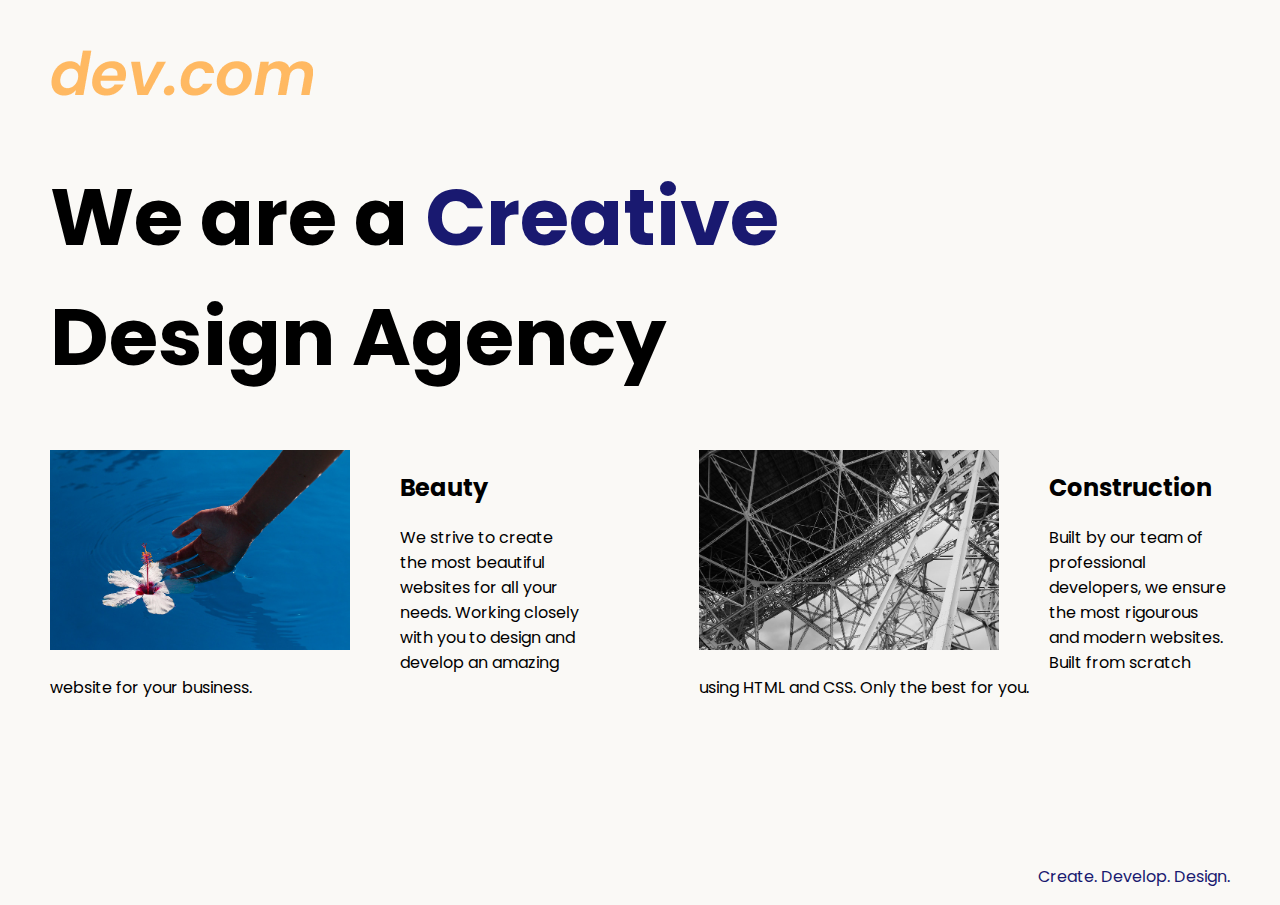
<file: Web Design Agency Project/index.html>
<!DOCTYPE html>
<html lang="en">

<head>
  <meta charset="UTF-8">
  <meta name="viewport" content="width=device-width, initial-scale=1.0">
  <title>Agency</title>
  <link rel="stylesheet" href="./style.css">
  <link rel="preconnect" href="https://fonts.googleapis.com">
  <link rel="preconnect" href="https://fonts.gstatic.com" crossorigin>
  <link href="https://fonts.googleapis.com/css2?family=Poppins:wght@400;700&display=swap" rel="stylesheet">
</head>

<body>
  <div class="main">
    <img class="logo" src="./assets/images/logo.png" alt="logo">
    <h1>We are a <span>Creative</span> <br/> Design Agency</h1>
    <div class="left card"><img class="tile-image" src="./assets/images/beautiful.jpg" alt="hand and flower in water">
      <h2 class="card-title">Beauty</h2>
      <p class="card-text">We strive to create the most beautiful websites for all your needs. Working closely with you
        to
        design and
        develop an amazing website for your business.</p>
    </div>

    <div class="right card"><img class="tile-image" src="./assets/images/construction.jpg" alt="metal structure">
      <h2 class="card-title">Construction</h2>
      <p>Built by our team of professional developers, we ensure the most rigourous and modern websites. Built from
        scratch using HTML and CSS. Only the best for you.</p>
    </div>

  </div>
  <footer>
    <p>Create. Develop. Design.</p>
  </footer>
</body>

</html>
</file>
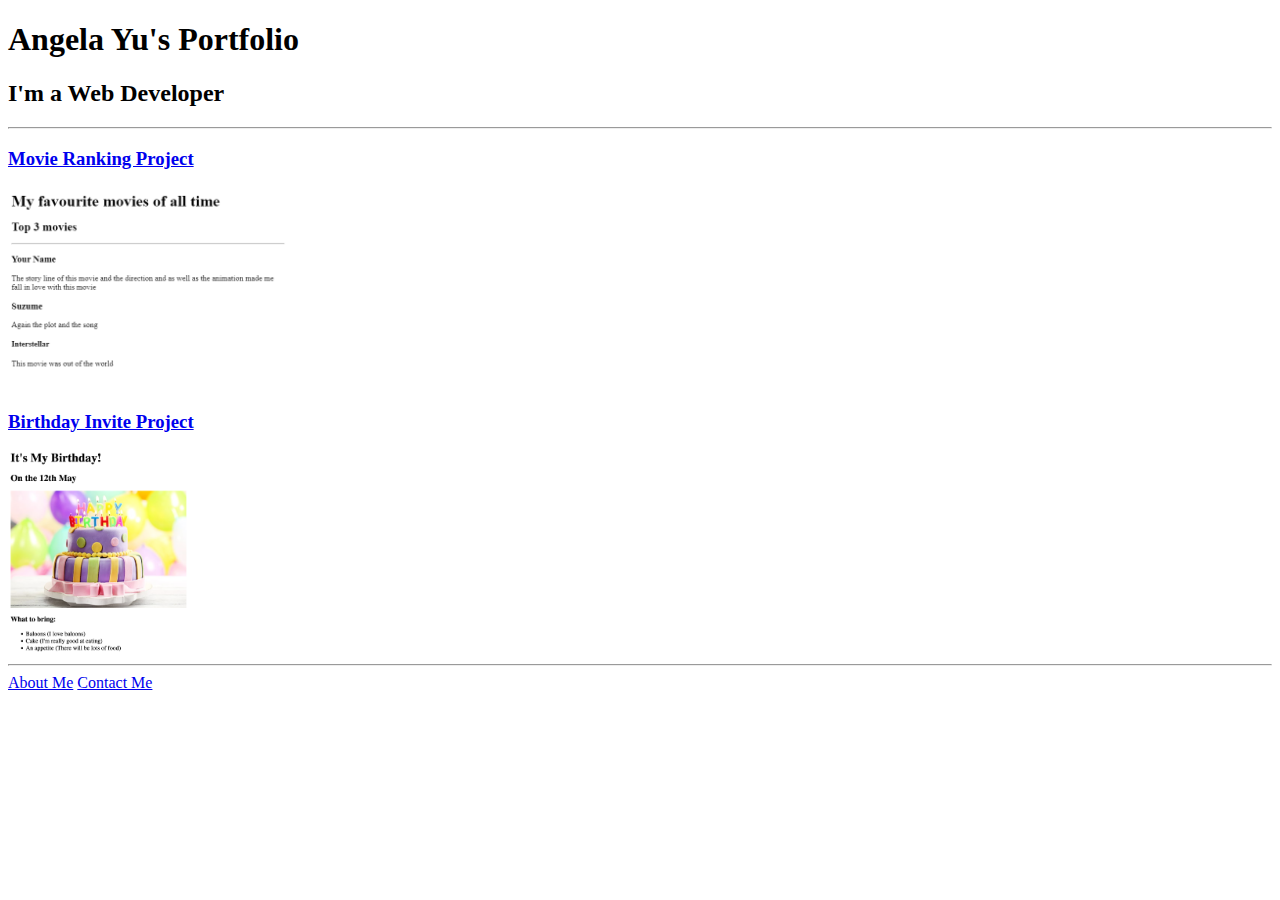
<file: HTML Porfolio Project/solution.html>
<!DOCTYPE html>
<html lang="en">

<head>
  <meta charset="UTF-8">
  <title>Angela's Portfolio</title>
</head>

<body>
  <h1>Angela Yu's Portfolio</h1>
  <h2>I'm a Web Developer</h2>
  <hr />
  <h3><a href="./public/movie-ranking.html">Movie Ranking Project</a></h3>
  <img src="./assets/images/movie-ranking.png" height="200" alt="movie ranking project preview"/>
  <h3><a href="./public/birthday-invite.html">Birthday Invite Project</a></h3>
  <img src="./assets/images/birthday-invite.png" height="200" alt="birthday invite project preview"/>
  <hr />
  <a href="./public/about.html">About Me</a>
  <a href="./public/contact.html">Contact Me</a>
</body>

</html>
</file>
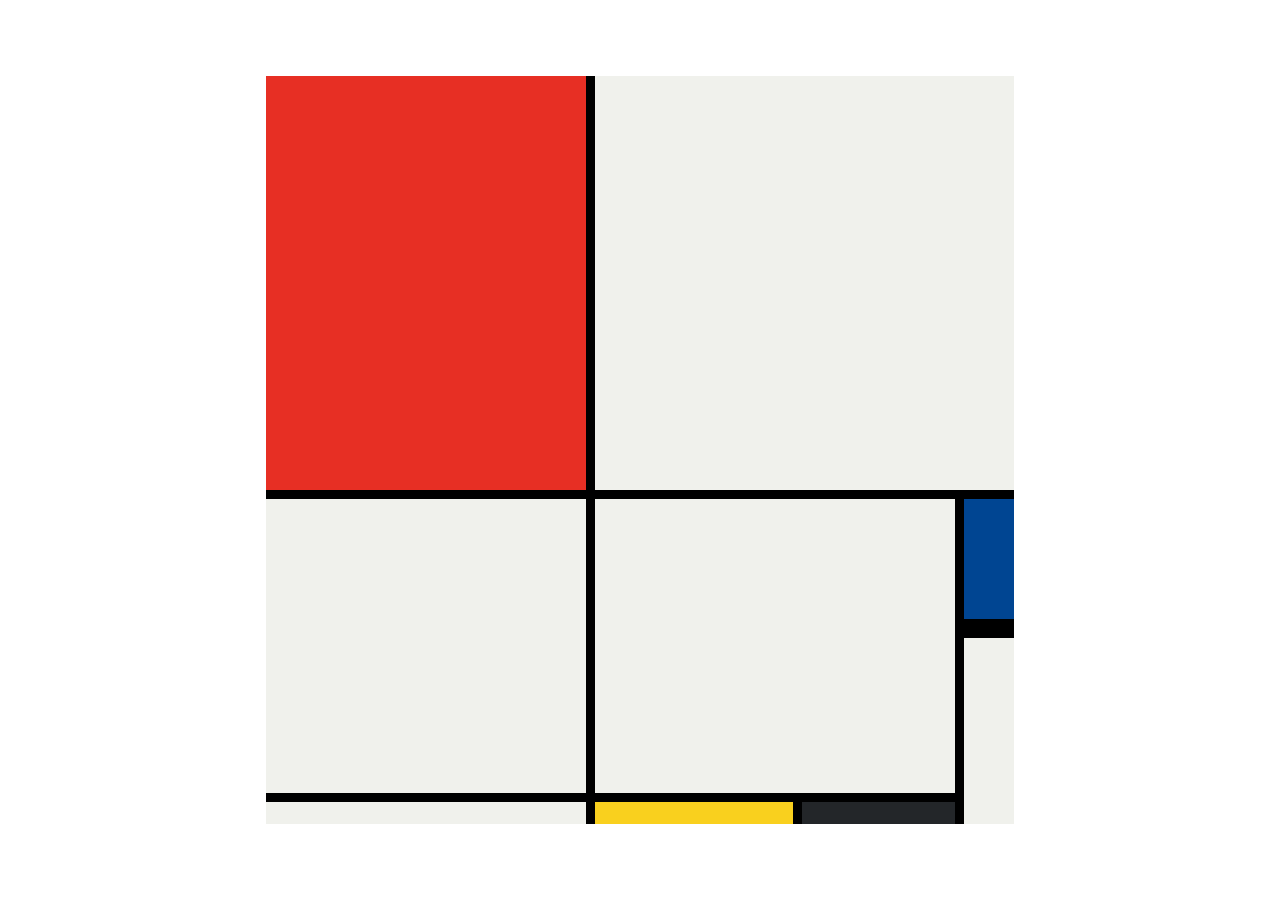
<file: Mondrian Project/solution.html>
<!DOCTYPE html>
<html lang="en">

<head>
  <meta charset="UTF-8">
  <meta name="viewport" content="width=device-width, initial-scale=1.0">
  <title>Mondrian Project</title>
  <style>
    /* 
    Write your CSS here 
    Line Colour: #000
    White: #F0F1EC
    Red: #E72F24
    Black: #232629
    Blue: #004592
    Yellow: #F9D01E
    */
    body {
      display: flex;
      justify-content: center;
      align-items: center;
      height: 100vh;
      margin: 0;
      padding: 0;
    }

    .container {
      height: 748px;
      width: 748px;
      display: grid;
      background-color: #000;
      grid-template-columns: 320px 198px 153px 50px;
      grid-template-rows: 414px 130px 155px 22px;
      gap: 9px;
    }

    .item {
      background-color: #F0F1EC;
    }

    .red {
      background-color: #E72F24;
    }

    .white1 {
      grid-column: span 3;
    }

    .white2 {
      grid-row: span 2;
    }

    .white3 {
      grid-area: 2 / 2 / 4 /4
    }

    .blue {
      background-color: #004592;
      border-bottom: 10px solid #000;
    }

    .white4 {
      grid-row: span 2;
    }

    .yellow {
      background-color: #F9D01E;
    }

    .black {
      background-color: #232629;
    }
  </style>
</head>

<body>
  <!-- Write your HTML here -->

  <div class="container">
    <div class="item red"></div>
    <div class="item white1"></div>
    <div class="item white2"></div>
    <div class="item white3"></div>

    <div class="item blue"></div>
    <div class="item white4"></div>

    <div class="item"></div>
    <div class="item yellow"></div>
    <div class="item black"></div>
  </div>
</body>

</html>
</file>
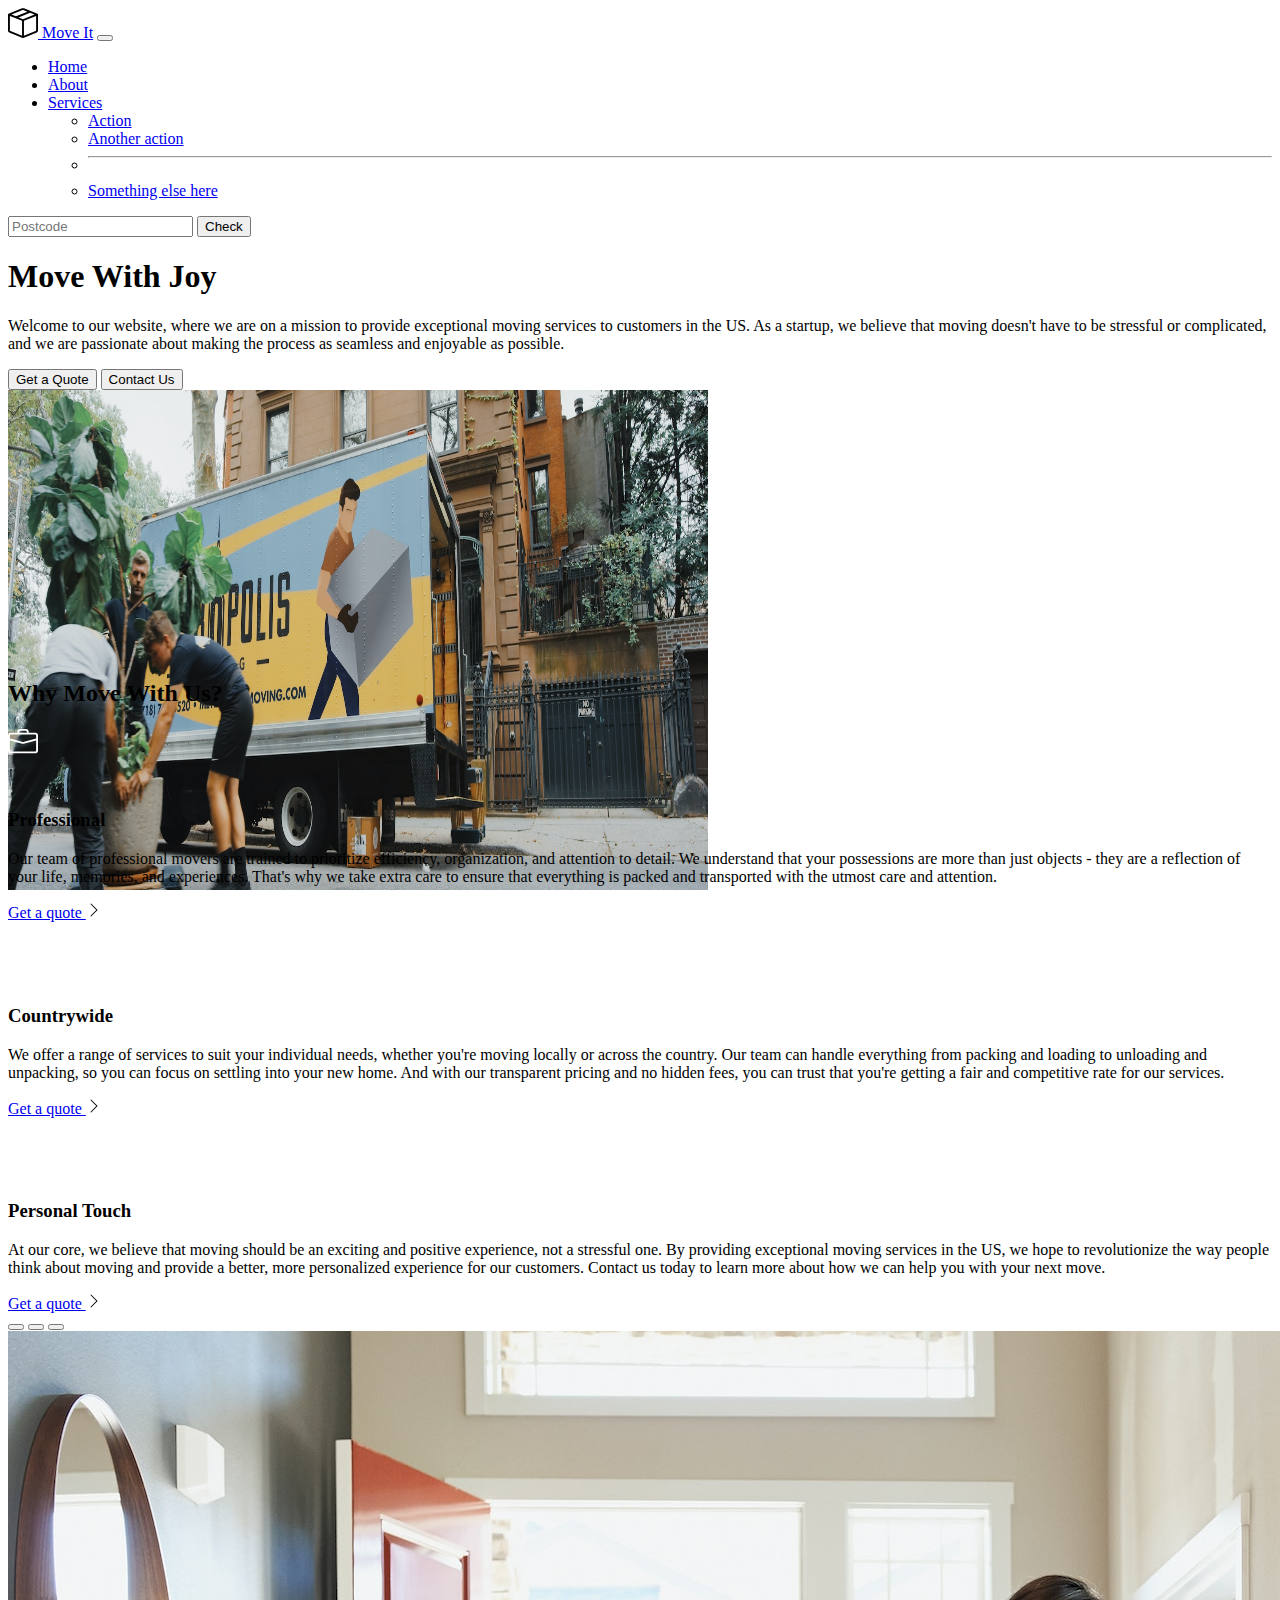
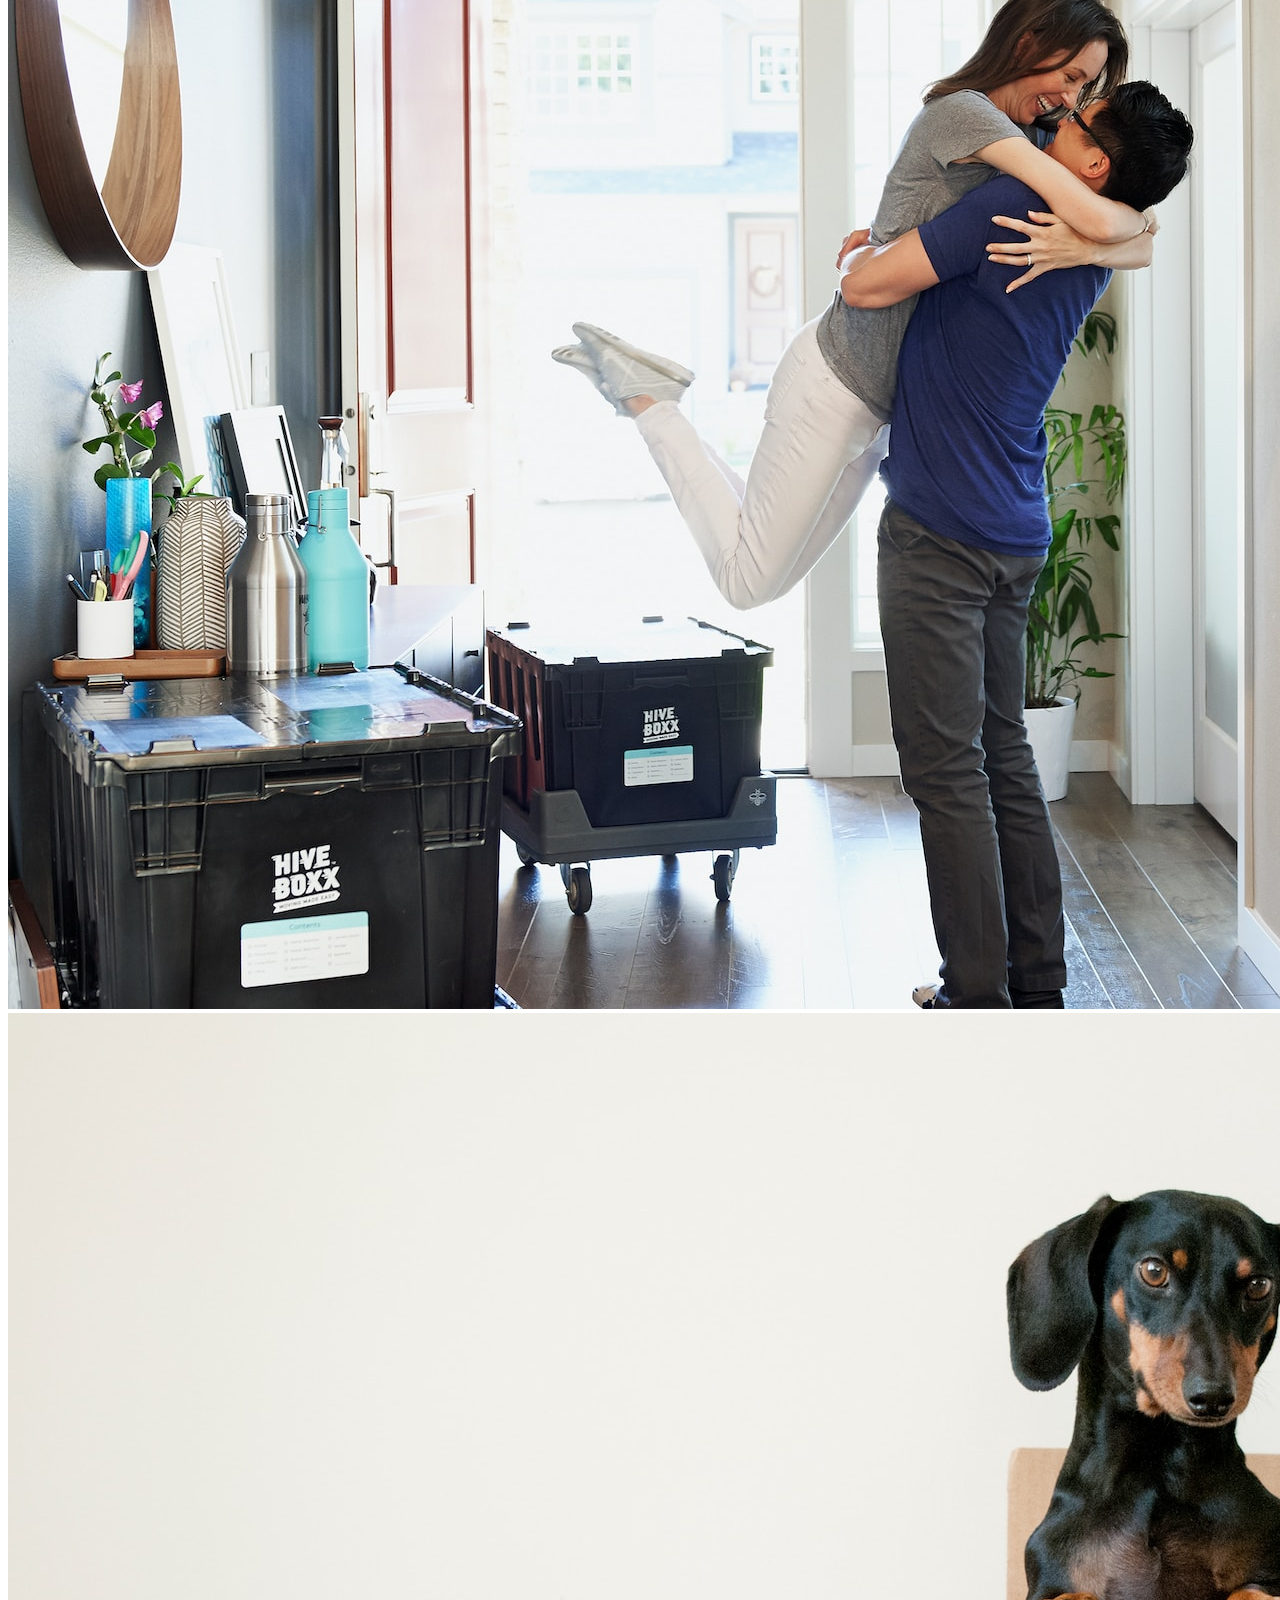
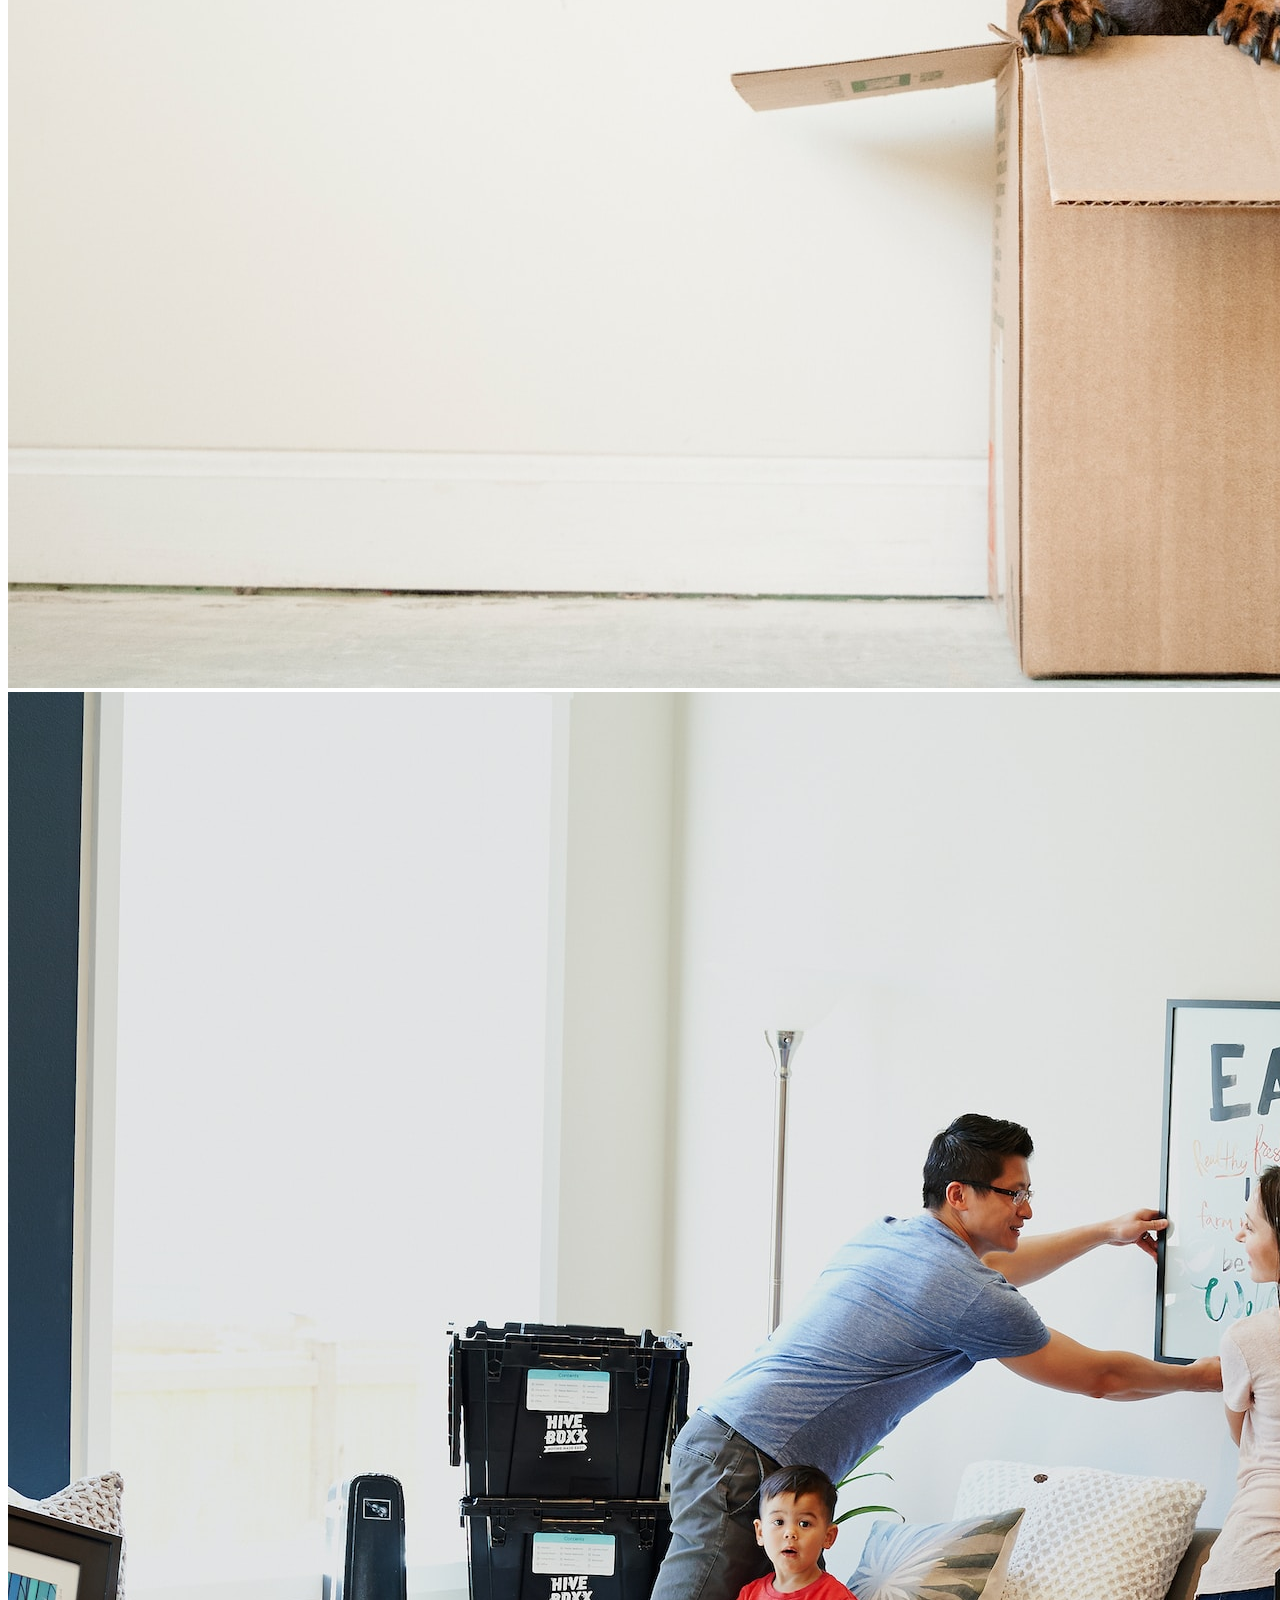
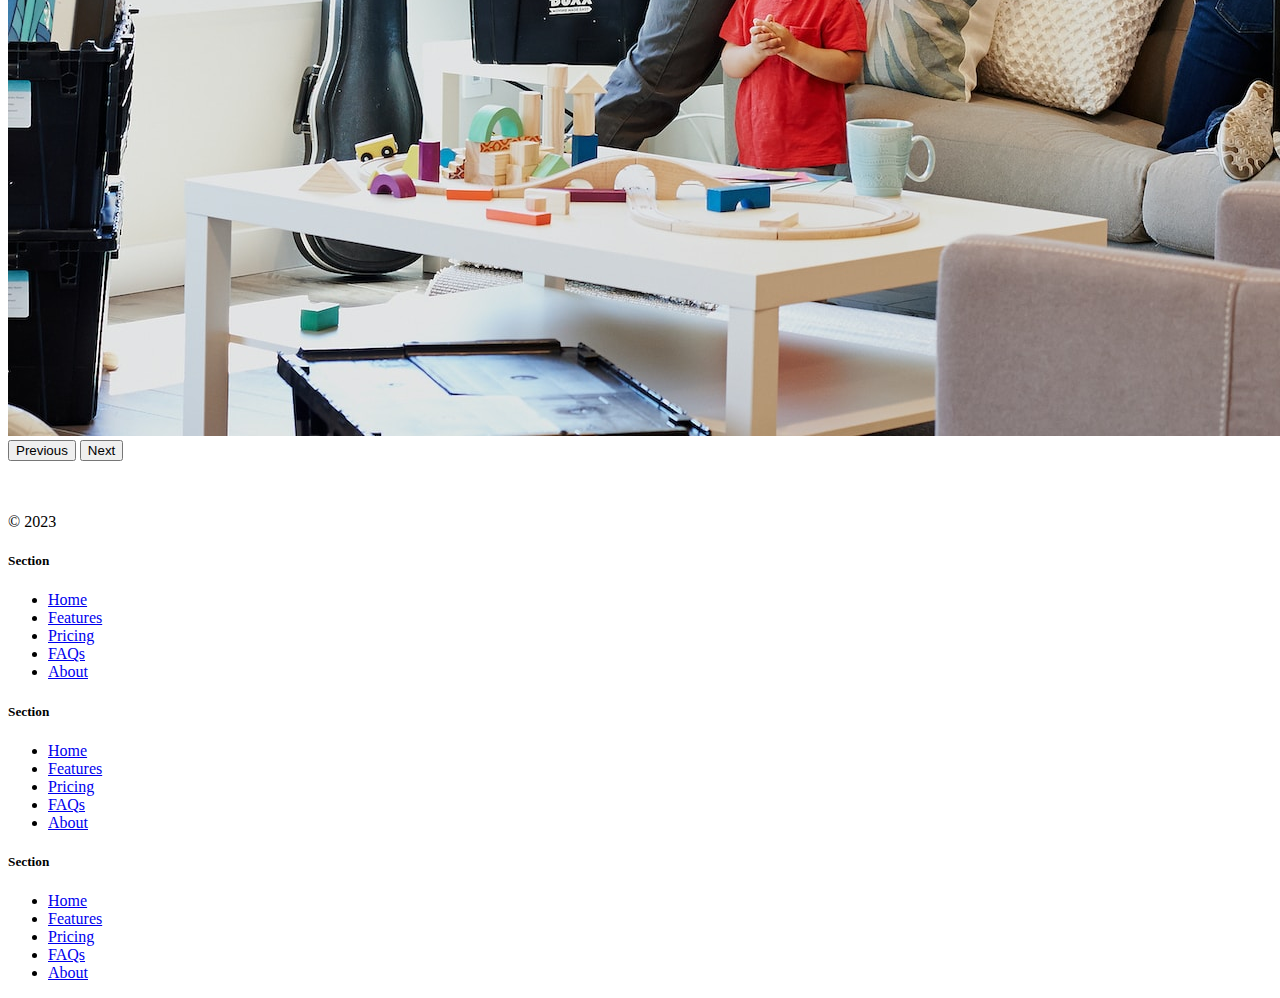
<file: Move It Project/solution.html>
<!DOCTYPE html>
<html lang="en">

<head>
  <meta charset="UTF-8">
  <meta name="viewport" content="width=device-width, initial-scale=1.0">
  <title>Bootstrap Components</title>
  <link href="https://cdn.jsdelivr.net/npm/bootstrap@5.3.0-alpha2/dist/css/bootstrap.min.css" rel="stylesheet"
    integrity="sha384-aFq/bzH65dt+w6FI2ooMVUpc+21e0SRygnTpmBvdBgSdnuTN7QbdgL+OapgHtvPp" crossorigin="anonymous">
  <style>
    .feature-icon {
      width: 4rem;
      height: 4rem;
      border-radius: 0.75rem;
    }
  </style>
</head>

<body>

  <nav class="navbar navbar-expand-lg bg-body-tertiary">
    <div class="container-fluid">
      <a class="navbar-brand" href="#"><img src="./box-seam.svg" alt="moveit brand icon" height="30"> Move It</a>
      <button class="navbar-toggler" type="button" data-bs-toggle="collapse" data-bs-target="#navbarSupportedContent"
        aria-controls="navbarSupportedContent" aria-expanded="false" aria-label="Toggle navigation">
        <span class="navbar-toggler-icon"></span>
      </button>
      <div class="collapse navbar-collapse" id="navbarSupportedContent">
        <ul class="navbar-nav me-auto mb-2 mb-lg-0">
          <li class="nav-item">
            <a class="nav-link active" aria-current="page" href="#">Home</a>
          </li>
          <li class="nav-item">
            <a class="nav-link" href="#">About</a>
          </li>
          <li class="nav-item dropdown">
            <a class="nav-link dropdown-toggle" href="#" role="button" data-bs-toggle="dropdown" aria-expanded="false">
              Services
            </a>
            <ul class="dropdown-menu">
              <li><a class="dropdown-item" href="#">Action</a></li>
              <li><a class="dropdown-item" href="#">Another action</a></li>
              <li>
                <hr class="dropdown-divider">
              </li>
              <li><a class="dropdown-item" href="#">Something else here</a></li>
            </ul>
          </li>
        </ul>
        <form class="d-flex" role="search">
          <input class="form-control me-2" type="search" placeholder="Postcode" aria-label="Search">
          <button class="btn btn-outline-success" type="submit">Check</button>
        </form>
      </div>
    </div>
  </nav>


  <div class="px-4 pt-5 my-5 text-center border-bottom">
    <h1 class="display-4 fw-bold text-body-emphasis">Move With Joy</h1>
    <div class="col-lg-6 mx-auto">
      <p class="lead mb-4">Welcome to our website, where we are on a mission to provide exceptional moving services to
        customers in the US. As a
        startup, we believe that moving doesn't have to be stressful or complicated, and we are passionate about making
        the
        process as seamless and enjoyable as possible.
      </p>
      <div class="d-grid gap-2 d-sm-flex justify-content-sm-center mb-5">
        <button type="button" class="btn btn-primary btn-lg px-4 me-sm-3">Get a Quote</button>
        <button type="button" class="btn btn-outline-secondary btn-lg px-4">Contact Us</button>
      </div>
    </div>
    <div class="overflow-hidden" style="max-height: 30vh;">
      <div class="container px-5">
        <img src="./moving-van.jpg" class="img-fluid border rounded-3 shadow-lg mb-4" alt="Example image" width="700"
          height="500" loading="lazy">
      </div>
    </div>
  </div>

  <div class="container px-4 py-5" id="featured-3">
    <h2 class="pb-2 border-bottom">Why Move With Us?</h2>
    <div class="row g-4 py-5 row-cols-1 row-cols-lg-3">
      <div class="feature col">
        <div
          class="feature-icon d-inline-flex align-items-center justify-content-center text-bg-primary bg-gradient fs-2 mb-3">
          <img src="./briefcase.svg" alt="briefcase" height="30">
        </div>
        <h3 class="fs-2">Professional</h3>
        <p>Our team of professional movers are trained to prioritize efficiency, organization, and attention to detail.
          We
          understand that your possessions are more than just objects - they are a reflection of your life, memories,
          and
          experiences. That's why we take extra care to ensure that everything is packed and transported with the utmost
          care and
          attention.</p>
        <a href="#" class="icon-link">
          Get a quote
          <img src="./chevron-right.svg" alt="chevron-right">
        </a>
      </div>
      <div class="feature col">
        <div
          class="feature-icon d-inline-flex align-items-center justify-content-center text-bg-primary bg-gradient fs-2 mb-3">
          <img src="./bus-front.svg" alt="bus-front" height="30">
        </div>
        <h3 class="fs-2">Countrywide</h3>
        <p>We offer a range of services to suit your individual needs, whether you're moving locally or across the
          country. Our
          team can handle everything from packing and loading to unloading and unpacking, so you can focus on settling
          into your
          new home. And with our transparent pricing and no hidden fees, you can trust that you're getting a fair and
          competitive
          rate for our services.</p>
        <a href="#" class="icon-link">
          Get a quote
          <img src="./chevron-right.svg" alt="chevron-right">
        </a>
      </div>
      <div class="feature col">
        <div
          class="feature-icon d-inline-flex align-items-center justify-content-center text-bg-primary bg-gradient fs-2 mb-3">
          <img src="./chat-square-heart.svg" alt="chat-square-heart" height="30">
        </div>
        <h3 class="fs-2">Personal Touch</h3>
        <p>At our core, we believe that moving should be an exciting and positive experience, not a stressful one. By
          providing
          exceptional moving services in the US, we hope to revolutionize the way people think about moving and provide
          a better,
          more personalized experience for our customers. Contact us today to learn more about how we can help you with
          your next
          move.</p>
        <a href="#" class="icon-link">
          Get a quote
          <img src="./chevron-right.svg" alt="chevron-right">
        </a>
      </div>
    </div>
  </div>
  <div class="container">
    <div id="carouselExampleIndicators" class="carousel slide">
      <div class="carousel-indicators">
        <button type="button" data-bs-target="#carouselExampleIndicators" data-bs-slide-to="0" class="active"
          aria-current="true" aria-label="Slide 1"></button>
        <button type="button" data-bs-target="#carouselExampleIndicators" data-bs-slide-to="1"
          aria-label="Slide 2"></button>
        <button type="button" data-bs-target="#carouselExampleIndicators" data-bs-slide-to="2"
          aria-label="Slide 3"></button>
      </div>
      <div class="carousel-inner">
        <div class="carousel-item active">
          <img src="./couple.jpg" class="d-block w-100" alt="couple">
        </div>
        <div class="carousel-item">
          <img src="./dog.jpg" class="d-block w-100" alt="dog">
        </div>
        <div class="carousel-item">
          <img src="./family.jpg" class="d-block w-100" alt="family">
        </div>
      </div>
      <button class="carousel-control-prev" type="button" data-bs-target="#carouselExampleIndicators"
        data-bs-slide="prev">
        <span class="carousel-control-prev-icon" aria-hidden="true"></span>
        <span class="visually-hidden">Previous</span>
      </button>
      <button class="carousel-control-next" type="button" data-bs-target="#carouselExampleIndicators"
        data-bs-slide="next">
        <span class="carousel-control-next-icon" aria-hidden="true"></span>
        <span class="visually-hidden">Next</span>
      </button>
    </div>
  </div>

  <div class="container">
    <footer class="row row-cols-1 row-cols-sm-2 row-cols-md-5 py-5 my-5 border-top">
      <div class="col mb-3">
        <a href="/" class="d-flex align-items-center mb-3 link-body-emphasis text-decoration-none">
          <svg class="bi me-2" width="40" height="32">
            <use xlink:href="#bootstrap"></use>
          </svg>
        </a>
        <p class="text-body-secondary">© 2023</p>
      </div>

      <div class="col mb-3">

      </div>

      <div class="col mb-3">
        <h5>Section</h5>
        <ul class="nav flex-column">
          <li class="nav-item mb-2"><a href="#" class="nav-link p-0 text-body-secondary">Home</a></li>
          <li class="nav-item mb-2"><a href="#" class="nav-link p-0 text-body-secondary">Features</a></li>
          <li class="nav-item mb-2"><a href="#" class="nav-link p-0 text-body-secondary">Pricing</a></li>
          <li class="nav-item mb-2"><a href="#" class="nav-link p-0 text-body-secondary">FAQs</a></li>
          <li class="nav-item mb-2"><a href="#" class="nav-link p-0 text-body-secondary">About</a></li>
        </ul>
      </div>

      <div class="col mb-3">
        <h5>Section</h5>
        <ul class="nav flex-column">
          <li class="nav-item mb-2"><a href="#" class="nav-link p-0 text-body-secondary">Home</a></li>
          <li class="nav-item mb-2"><a href="#" class="nav-link p-0 text-body-secondary">Features</a></li>
          <li class="nav-item mb-2"><a href="#" class="nav-link p-0 text-body-secondary">Pricing</a></li>
          <li class="nav-item mb-2"><a href="#" class="nav-link p-0 text-body-secondary">FAQs</a></li>
          <li class="nav-item mb-2"><a href="#" class="nav-link p-0 text-body-secondary">About</a></li>
        </ul>
      </div>

      <div class="col mb-3">
        <h5>Section</h5>
        <ul class="nav flex-column">
          <li class="nav-item mb-2"><a href="#" class="nav-link p-0 text-body-secondary">Home</a></li>
          <li class="nav-item mb-2"><a href="#" class="nav-link p-0 text-body-secondary">Features</a></li>
          <li class="nav-item mb-2"><a href="#" class="nav-link p-0 text-body-secondary">Pricing</a></li>
          <li class="nav-item mb-2"><a href="#" class="nav-link p-0 text-body-secondary">FAQs</a></li>
          <li class="nav-item mb-2"><a href="#" class="nav-link p-0 text-body-secondary">About</a></li>
        </ul>
      </div>
    </footer>
  </div>
  <script src="https://cdn.jsdelivr.net/npm/bootstrap@5.3.0-alpha3/dist/js/bootstrap.bundle.min.js"
    integrity="sha384-ENjdO4Dr2bkBIFxQpeoTz1HIcje39Wm4jDKdf19U8gI4ddQ3GYNS7NTKfAdVQSZe"
    crossorigin="anonymous"></script>
</body>

</html>
</file>
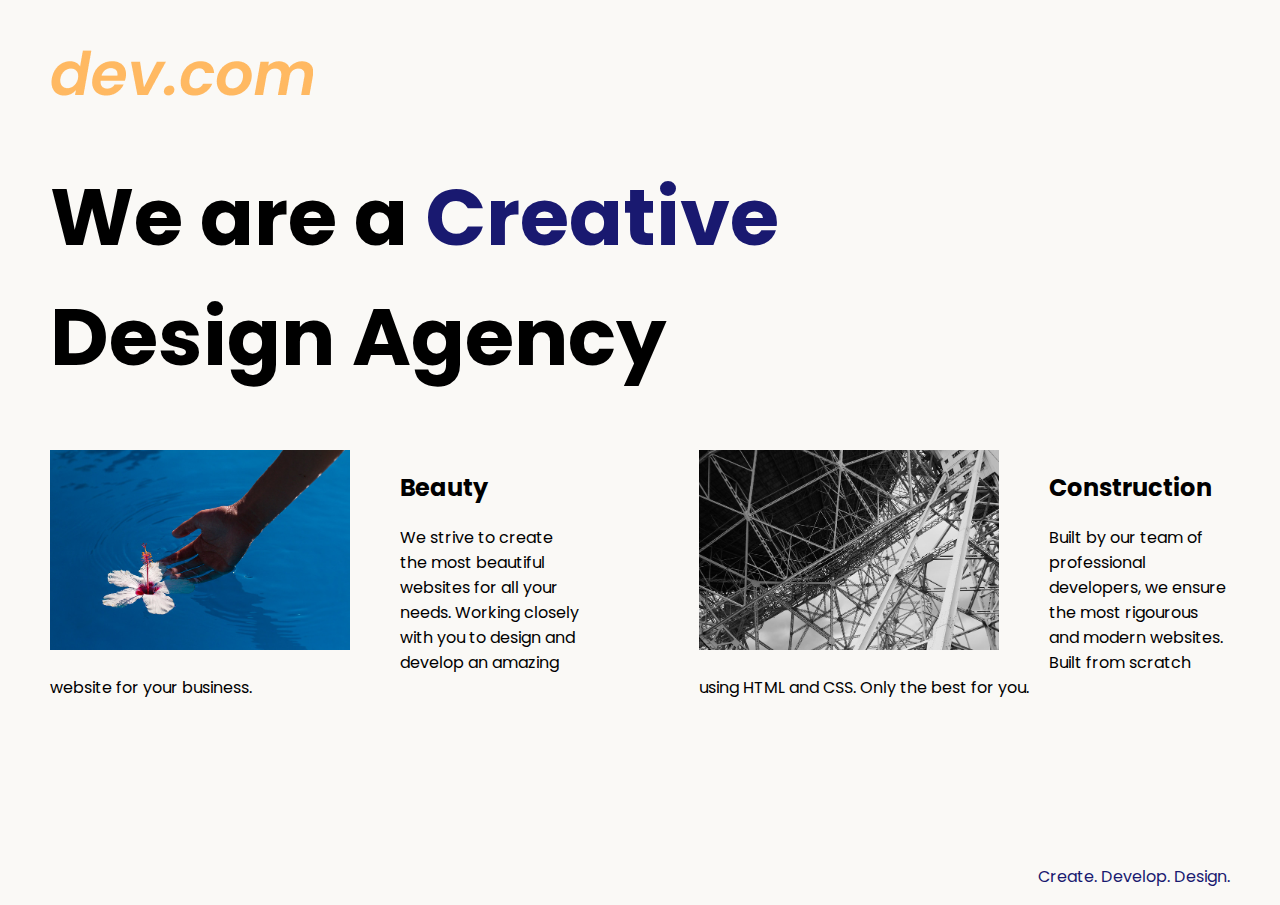
<file: Web Design Agency Project/solution.html>
<!DOCTYPE html>
<html lang="en">

<head>
  <meta charset="UTF-8">
  <meta name="viewport" content="width=device-width, initial-scale=1.0">
  <title>Agency</title>
  <link rel="stylesheet" href="./solution.css">
  <link rel="preconnect" href="https://fonts.googleapis.com">
  <link rel="preconnect" href="https://fonts.gstatic.com" crossorigin>
  <link href="https://fonts.googleapis.com/css2?family=Poppins:wght@400;700&display=swap" rel="stylesheet">
</head>

<body>
  <div class="main">
    <img class="logo" src="./assets/images/logo.png" alt="logo">
    <h1>We are a <span class="creative">Creative</span> <br />Design Agency</h1>
    <div class="left card"><img class="tile-image" src="./assets/images/beautiful.jpg" alt="hand and flower in water">
      <h2 class="card-title">Beauty</h2>
      <p class="card-text">We strive to create the most beautiful websites for all your needs. Working closely with you
        to
        design and
        develop an amazing website for your business.</p>
    </div>

    <div class="right card"><img class="tile-image" src="./assets/images/construction.jpg" alt="metal structure">
      <h2 class="card-title">Construction</h2>
      <p>Built by our team of professional developers, we ensure the most rigourous and modern websites. Built from
        scratch using HTML and CSS. Only the best for you.</p>
    </div>

  </div>
  <footer>
    <p>Create. Develop. Design.</p>
  </footer>
</body>

</html>
</file>
<file: Motivation Meme Project/style.css>
body {
    background-color: black;
}

img {
    height: 425px;
    width: 100%;
    border: 5px solid white;
    margin-top: 65px;
}

h2 {
    color: white;
    font-family: "Libre Baskerville", serif;
    font-weight: 400;
    text-align: center;
    margin-top: 0;
}

#A{
    color: white;
    font-family: "Libre Baskerville", serif;
    font-weight: 400;
    text-align: center;
    margin-top: 0;
    margin-bottom: 5px;
    text-transform: uppercase;
}

div{
    width: 30%;
    margin-left: 35%;
}
</file>
<file: Resume/style.css>
img{
    height: 160px;
    width: 200px;
}
#B{
    margin-bottom: 0px;
}
#B1{
    margin: 0px;
}
</file>
<file: TinDog Project/css/style.css>
.gradient-background {
  background: linear-gradient(300deg, #00bfff, #ff4c68, #ef8172);
  background-size: 180% 180%;
  animation: gradient-animation 18s ease infinite;
}

@keyframes gradient-animation {
  0% {
    background-position: 0% 50%;
  }
  50% {
    background-position: 100% 50%;
  }
  100% {
    background-position: 0% 50%;
  }
}

.icon-square {
  width: 3rem;
  height: 3rem;
  border-radius: 0.75rem;
}

.profile-img {
  height: 100px;
  border-radius: 50%;
}
</file>
<file: Web Design Agency Project/style.css>
body {
  font-family: "Poppins", sans-serif;
  margin: 50px 50px 0 50px;
  background-color: #faf9f6;
  display: flex;
  flex-direction: column;
  min-height: 95vh;
}
.main {
  flex: 1;
}

h1 {
  font-size: 5rem;
}

footer {
  text-align: right;
  color: midnightblue;
}

span{
  color: midnightblue;
}

.card{
  width: 45%;
}

.tile-image{
  height: 200px;
  float: left;
  margin-right: 50px;
}

.left{
  float: left;
}

.right{
  float: right;
}

@media(max-width: 680px){
   .logo{
    width: 100px;
   }
   h1{
    font-size: 3.5rem;
    text-align: center;
   }
   .card{
    display: block;
    text-align: justify;
    margin-bottom: 30px;
    width: 100%;
   }
   .tile-image{
    width: 100%;
    height: 200px;
   }
 }
</file>
<file: Web Design Agency Project/solution.css>
body {
  font-family: "Poppins", sans-serif;
  margin: 50px 50px 0 50px;
  background-color: #faf9f6;
  display: flex;
  flex-direction: column;
  min-height: 95vh;
}
.main {
  flex: 1;
}

h1 {
  font-size: 5rem;
}

footer {
  text-align: right;
  color: midnightblue;
}

.tile-image {
  height: 200px;
  float: left;
  margin-right: 50px;
}

.card {
  width: 45%;
}

.left {
  float: left;
}

.right {
  float: right;
}

.creative {
  color: midnightblue;
}

@media (max-width: 680px) {
  .logo {
    width: 100px;
  }

  h1 {
    font-size: 3.5rem;
    text-align: center;
  }

  .card {
    width: 100%;
    display: block;
    margin-bottom: 30px;
    text-align: justify;
  }

  .card img {
    margin-bottom: 10px;
    width: 100%;
    display: inline;
    object-fit: cover;
  }
}
</file>
